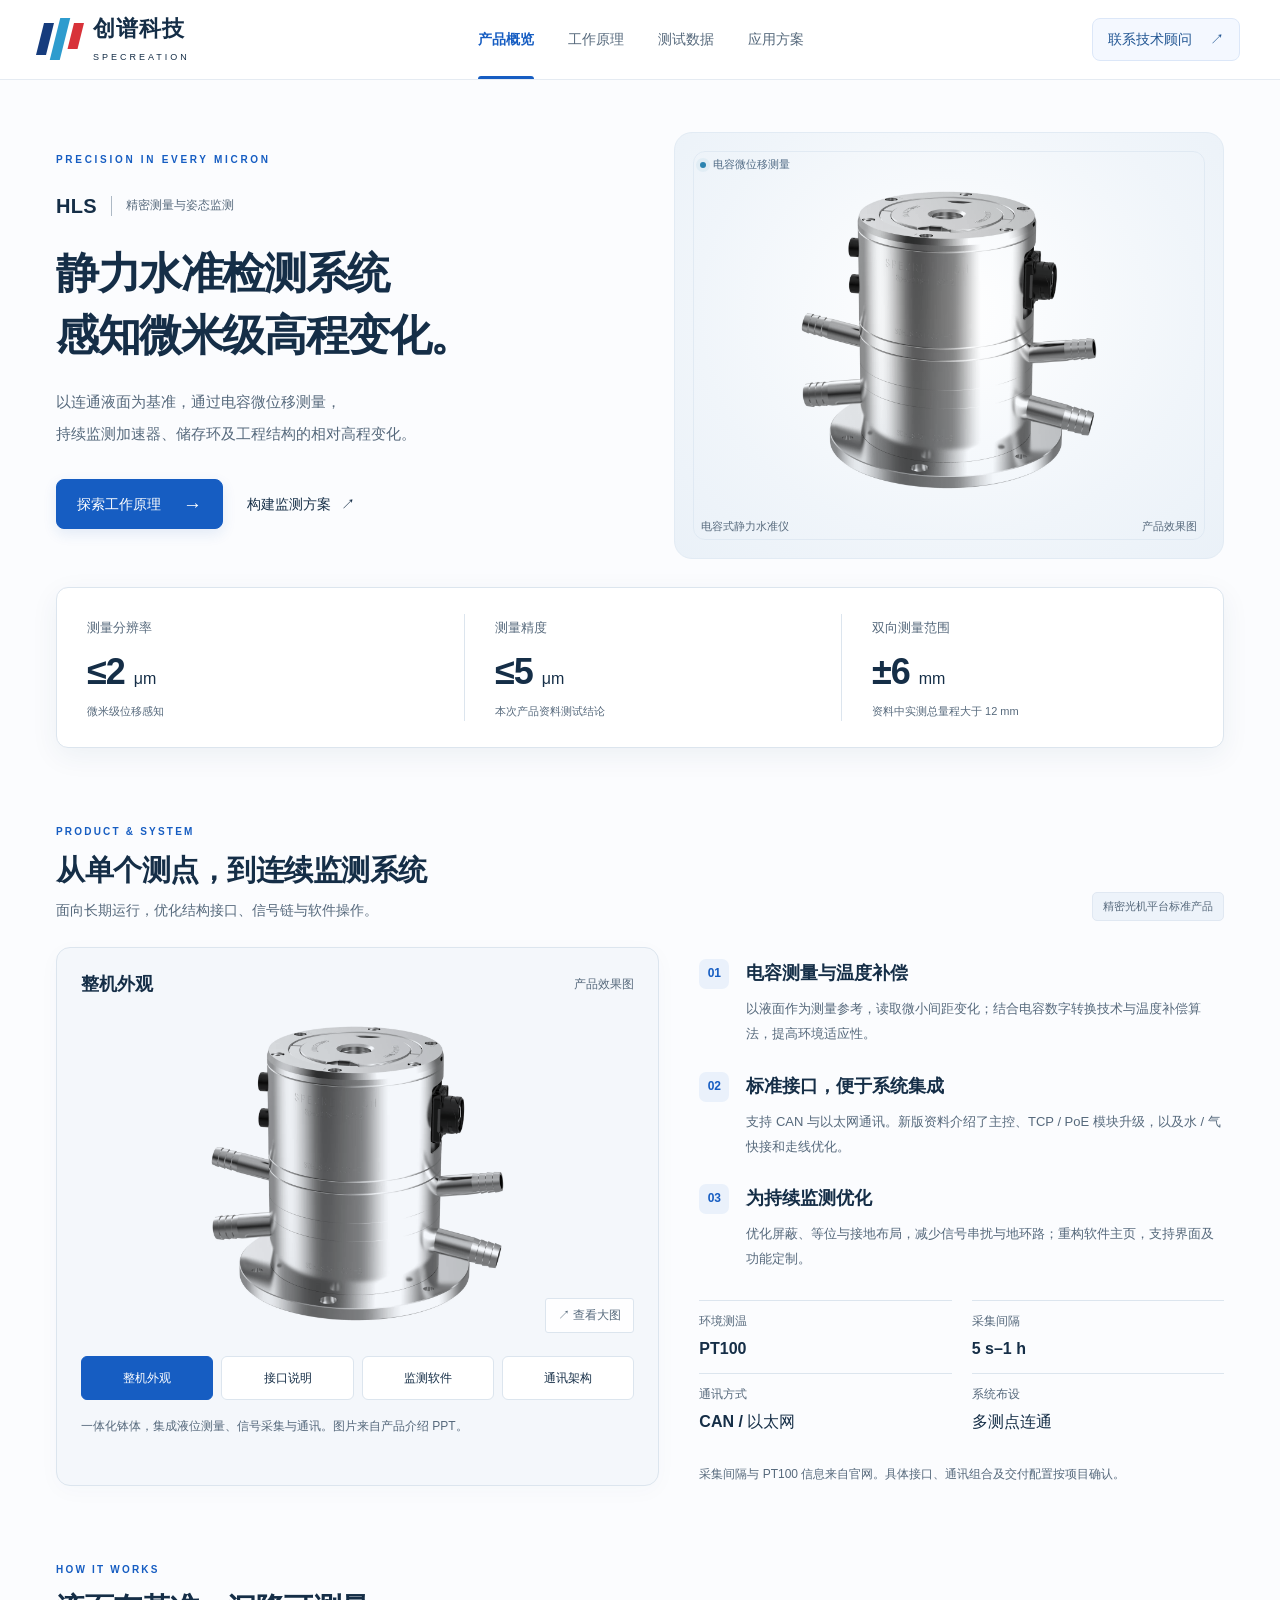
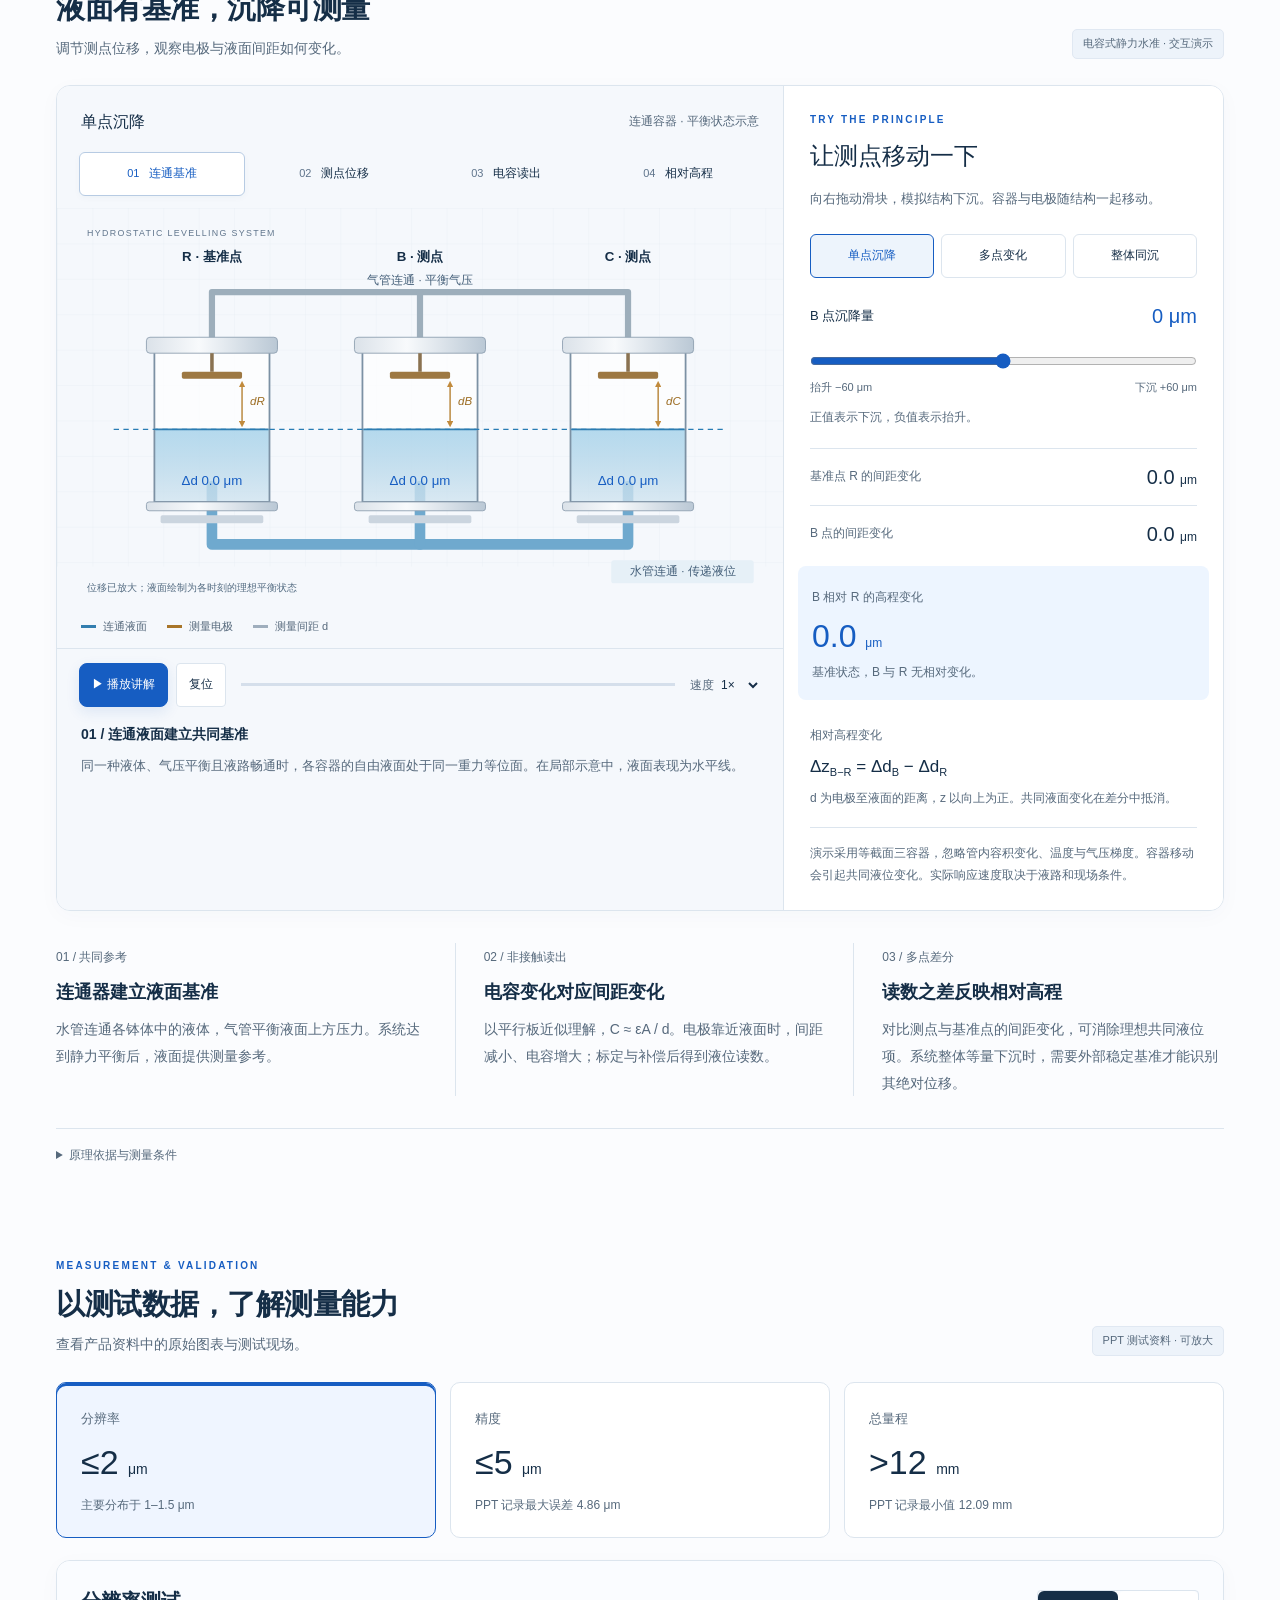
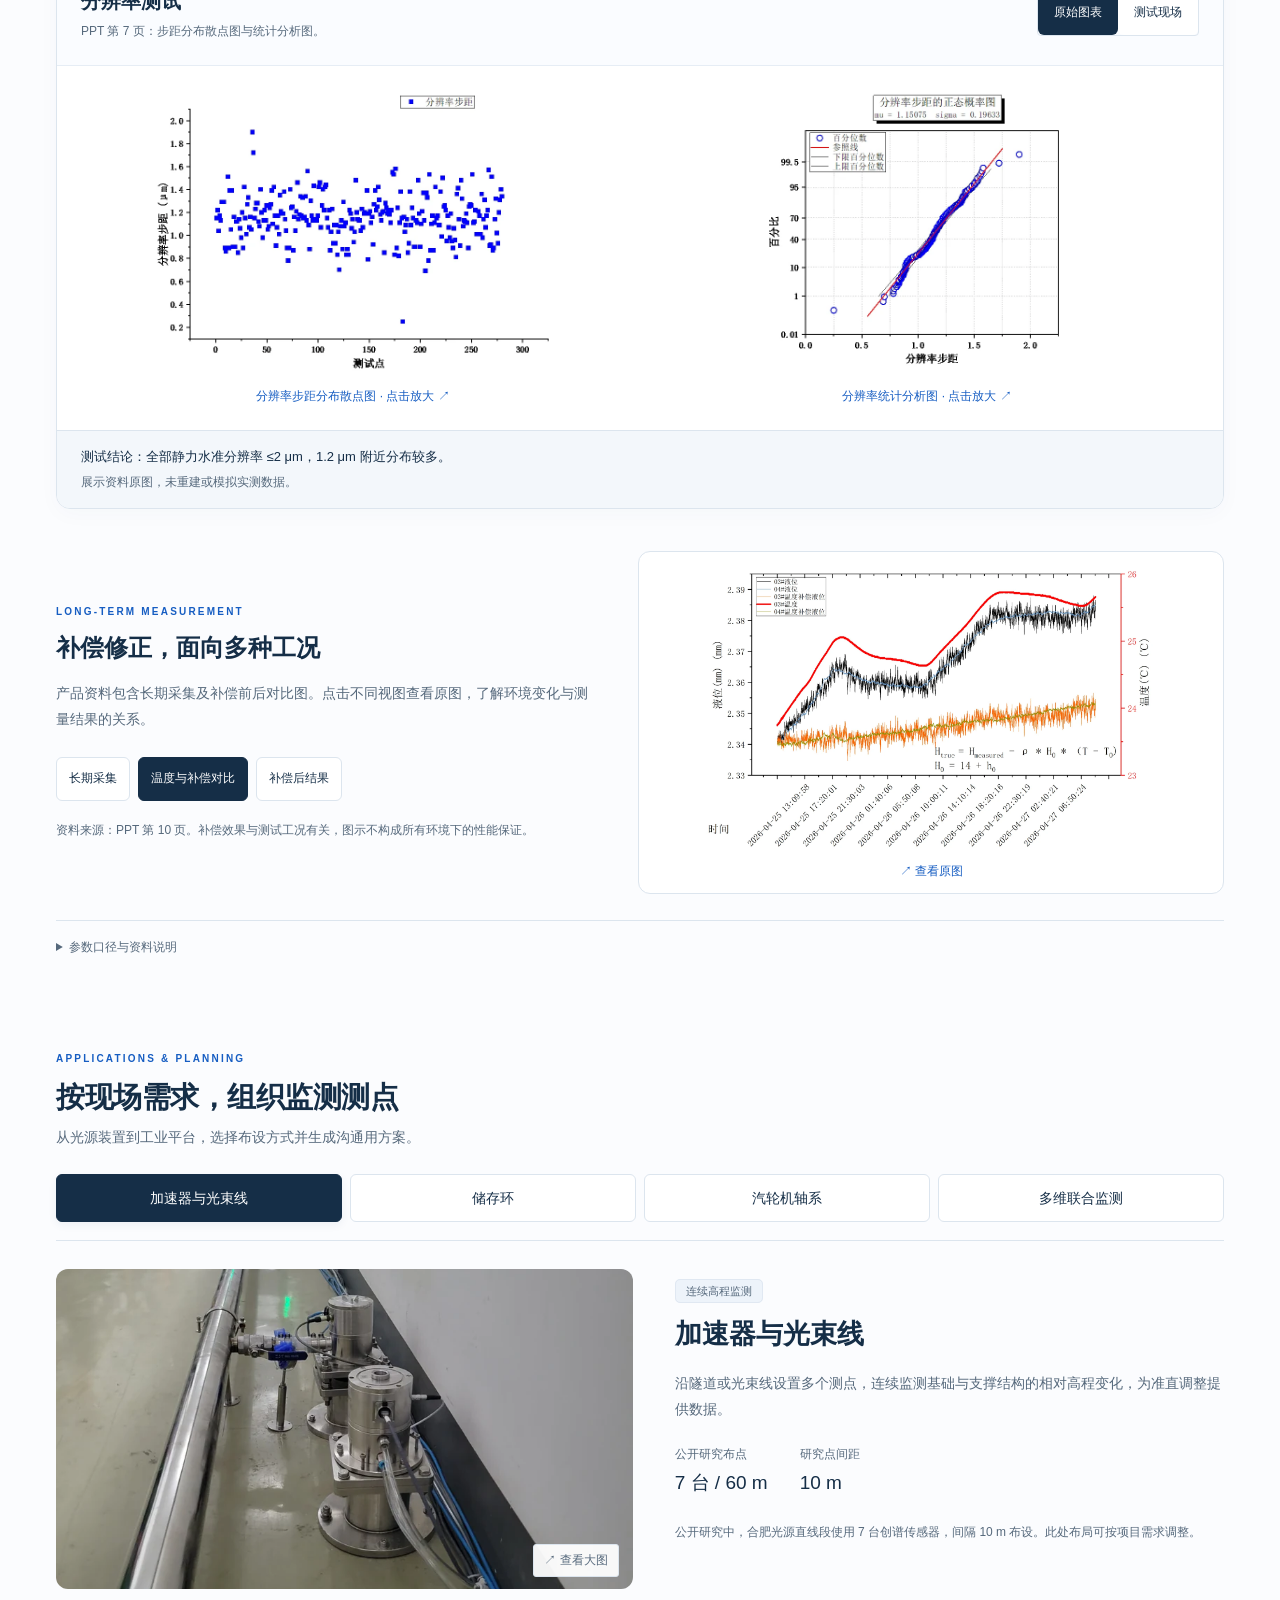
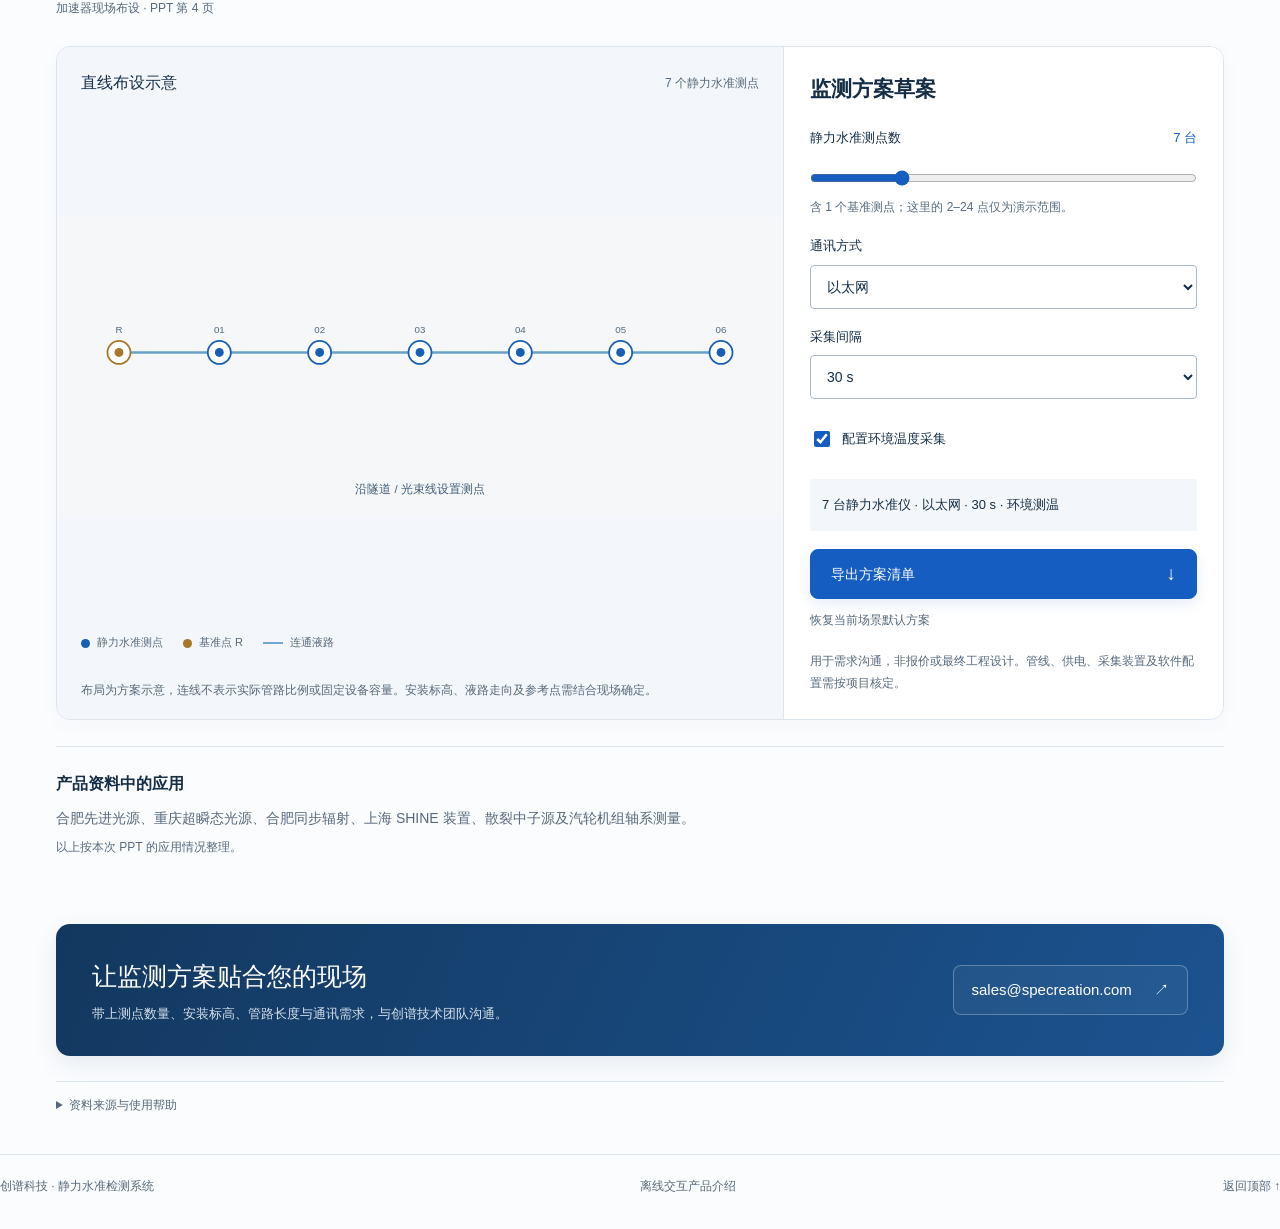
<file: chuangpu-hls-codex/index.html>
<!doctype html>
<html lang="zh-CN">
<head>
<meta charset="utf-8"><meta name="viewport" content="width=device-width,initial-scale=1">
<meta name="description" content="创谱科技静力水准检测系统：电容微位移测量、连通液面基准与多点高程监测。交互查看产品结构、工作原理、测试数据与应用方案。">
<title>静力水准检测系统 · 离线交互版 | 创谱科技</title>
<link rel="icon" href="data:image/svg+xml,%3Csvg xmlns='http://www.w3.org/2000/svg' viewBox='0 0 32 32'%3E%3Crect width='32' height='32' rx='7' fill='%23175eb5'/%3E%3Cpath d='M8 9h17l-3 5H13l-2 5h10l-2 5H4z' fill='white'/%3E%3C/svg%3E">
<link rel="stylesheet" href="assets/css/styles.css">
<link rel="stylesheet" href="assets/css/refinements.css">
</head>
<body>
<a class="skip" href="#principle">跳至原理演示</a>
<div class="reading-progress" aria-hidden="true"><span id="reading-progress"></span></div>
<header class="header">
 <a class="brand" href="#overview" aria-label="创谱科技，返回产品概览"><span class="brand-symbol" aria-hidden="true"><i></i><i></i><i></i></span><span><strong>创谱科技</strong><small>SPECREATION</small></span></a>
 <nav aria-label="主导航"><a href="#overview" aria-current="location">产品概览</a><a href="#principle">工作原理</a><a href="#test-data">测试数据</a><a href="#applications">应用方案</a></nav>
 <a class="contact" href="mailto:sales@specreation.com">联系技术顾问 <span aria-hidden="true">↗</span></a>
</header>
<main>
<section class="hero" id="overview" aria-labelledby="product-title">
 <div class="hero-copy"><p class="hero-kicker">PRECISION IN EVERY MICRON</p><p class="product-series">HLS <span>精密测量与姿态监测</span></p><h1 id="product-title">静力水准检测系统<br>感知微米级高程变化。</h1><p class="hero-description">以连通液面为基准，通过电容微位移测量，<br>持续监测加速器、储存环及工程结构的相对高程变化。</p><div class="hero-actions"><a class="primary-button" href="#principle">探索工作原理 <span aria-hidden="true">→</span></a><a class="secondary-link" href="#applications">构建监测方案 <span aria-hidden="true">↗</span></a></div></div>
 <figure class="hero-product"><div class="product-badge"><span aria-hidden="true"></span> 电容微位移测量</div><img src="assets/images/image-e4b576286094.webp" width="1099" height="1100" alt="创谱静力水准仪，银色圆柱钵体，侧面配有通讯、气管及水管接口" fetchpriority="high"><figcaption><span>电容式静力水准仪</span><span>产品效果图</span></figcaption></figure>
 <div class="hero-specs"><div><span>测量分辨率</span><strong>≤2 <small>μm</small></strong><p>微米级位移感知</p></div><div><span>测量精度</span><strong>≤5 <small>μm</small></strong><p>本次产品资料测试结论</p></div><div><span>双向测量范围</span><strong>±6 <small>mm</small></strong><p>资料中实测总量程大于 12 mm</p></div></div>
</section>

<section class="section product-section" id="product" aria-labelledby="product-heading">
 <div class="section-intro"><div><p class="eyebrow">PRODUCT & SYSTEM</p><h2 id="product-heading">从单个测点，到连续监测系统</h2><p>面向长期运行，优化结构接口、信号链与软件操作。</p></div><span class="quiet-label">精密光机平台标准产品</span></div>
 <div class="product-workspace">
  <div class="gallery"><div class="gallery-top"><h3 id="gallery-title">整机外观</h3><span id="gallery-type">产品效果图</span></div><button class="gallery-stage" id="gallery-enlarge" aria-label="放大查看整机外观"><img id="gallery-image" src="assets/images/image-e4b576286094.webp" width="1200" height="900" alt="静力水准仪整机外观"><span class="zoom-label">↗ 查看大图</span></button><div class="gallery-tabs" role="group" aria-label="产品资料视图"><button data-gallery="product" aria-pressed="true">整机外观</button><button data-gallery="interfaces" aria-pressed="false">接口说明</button><button data-gallery="software" aria-pressed="false">监测软件</button><button data-gallery="circuit" aria-pressed="false">通讯架构</button></div><p class="figure-note" id="gallery-note">一体化钵体，集成液位测量、信号采集与通讯。图片来自产品介绍 PPT。</p></div>
  <div class="product-info"><article><span class="number">01</span><div><h3>电容测量与温度补偿</h3><p>以液面作为测量参考，读取微小间距变化；结合电容数字转换技术与温度补偿算法，提高环境适应性。</p></div></article><article><span class="number">02</span><div><h3>标准接口，便于系统集成</h3><p>支持 CAN 与以太网通讯。新版资料介绍了主控、TCP / PoE 模块升级，以及水 / 气快接和走线优化。</p></div></article><article><span class="number">03</span><div><h3>为持续监测优化</h3><p>优化屏蔽、等位与接地布局，减少信号串扰与地环路；重构软件主页，支持界面及功能定制。</p></div></article><dl class="compact-specs"><div><dt>环境测温</dt><dd>PT100</dd></div><div><dt>采集间隔</dt><dd>5 s–1 h</dd></div><div><dt>通讯方式</dt><dd>CAN / 以太网</dd></div><div><dt>系统布设</dt><dd>多测点连通</dd></div></dl><p class="note">采集间隔与 PT100 信息来自官网。具体接口、通讯组合及交付配置按项目确认。</p></div>
 </div>
</section>

<section class="section principle" id="principle" aria-labelledby="principle-heading">
 <div class="section-intro"><div><p class="eyebrow">HOW IT WORKS</p><h2 id="principle-heading">液面有基准，沉降可测量</h2><p>调节测点位移，观察电极与液面间距如何变化。</p></div><span class="quiet-label">电容式静力水准 · 交互演示</span></div>
 <div class="principle-workspace">
  <div class="principle-visual">
   <div class="visual-heading"><strong id="scene-heading">单点沉降</strong><span>连通容器 · 平衡状态示意</span></div>
   <div class="stage-buttons" role="group" aria-label="原理讲解步骤"><button data-stage="0" aria-pressed="true"><b>01</b> 连通基准</button><button data-stage="1" aria-pressed="false"><b>02</b> 测点位移</button><button data-stage="2" aria-pressed="false"><b>03</b> 电容读出</button><button data-stage="3" aria-pressed="false"><b>04</b> 相对高程</button></div>
   <svg id="hls-scene" viewBox="0 0 820 450" role="img" aria-labelledby="scene-title scene-desc"><title id="scene-title">静力水准工作原理</title><desc id="scene-desc">三个水管及气管连通的容器。液面在平衡时保持水平，容器和上方电极随测点移动，通过间距读数之差得到测点相对基准点的高程变化。</desc><defs><linearGradient id="metal" x1="0" x2="1"><stop stop-color="#dbe2e9"/><stop offset=".4" stop-color="#f8fafc"/><stop offset="1" stop-color="#bac8d5"/></linearGradient><linearGradient id="water" x2="0" y2="1"><stop stop-color="#5cadd9" stop-opacity=".45"/><stop offset="1" stop-color="#4b96c4" stop-opacity=".2"/></linearGradient><pattern id="grid" width="40" height="40" patternUnits="userSpaceOnUse"><path d="M40 0H0V40" fill="none" stroke="#e4ebf2" stroke-width=".6"/></pattern><marker id="arrow" viewBox="0 0 10 10" refX="5" refY="5" markerWidth="5" markerHeight="5" orient="auto-start-reverse"><path d="M0 0 10 5 0 10z" fill="#c18a3c"/></marker><clipPath id="pot-clip-0"><rect id="clip-0" x="110" y="162" width="130" height="170" rx="3"/></clipPath><clipPath id="pot-clip-1"><rect id="clip-1" x="345" y="162" width="130" height="170" rx="3"/></clipPath><clipPath id="pot-clip-2"><rect id="clip-2" x="580" y="162" width="130" height="170" rx="3"/></clipPath></defs>
   <rect x="0" y="0" width="820" height="450" fill="#f5f8fc"/><rect width="820" height="405" fill="url(#grid)"/><text x="34" y="32" class="svg-eyebrow">HYDROSTATIC LEVELLING SYSTEM</text>
   <g id="air-network" fill="none" stroke="#9daebb" stroke-width="7" stroke-linecap="round" stroke-linejoin="round"><path id="air-pipe" d="M175 146V95H645V146"/><path id="air-branch" d="M410 95V146"/></g><text x="410" y="86" text-anchor="middle" class="svg-label">气管连通 · 平衡气压</text>
   <g fill="none" stroke="#6fa9ce" stroke-linecap="round" stroke-linejoin="round"><path id="water-pipe" d="M175 314V355H645V314" stroke-width="12"/><path id="water-branch" d="M410 314V355" stroke-width="12"/></g>
   <g id="pots"></g><line id="level-line" x1="64" x2="756" y1="250" y2="250" stroke="#287cb4" stroke-width="1.5" stroke-dasharray="6 5"/><rect x="626" y="398" width="161" height="26" rx="3" fill="#e6f0f7"/><text x="707" y="415" text-anchor="middle" class="svg-label">水管连通 · 传递液位</text>
   <text x="34" y="433" class="svg-small">位移已放大；液面绘制为各时刻的理想平衡状态</text>
   </svg>
   <div class="legend"><span><i class="legend-water"></i>连通液面</span><span><i class="legend-electrode"></i>测量电极</span><span><i class="legend-gap"></i>测量间距 d</span></div>
   <div class="playbar"><button id="play" class="small-primary"><span aria-hidden="true">▶</span> 播放讲解</button><button id="reset-demo" class="small-button">复位</button><div class="play-progress" aria-hidden="true"><span id="progress"></span></div><label for="speed">速度 <select id="speed"><option value="0.5">0.5×</option><option value="1" selected>1×</option><option value="2">2×</option></select></label></div>
   <div class="scene-caption" aria-live="polite"><strong id="stage-title">01 / 连通液面建立共同基准</strong><p id="stage-description">同一种液体、气压平衡且液路畅通时，各容器的自由液面处于同一重力等位面。在局部示意中，液面表现为水平线。</p></div>
  </div>
  <aside class="demo-controls"><p class="eyebrow">TRY THE PRINCIPLE</p><h3>让测点移动一下</h3><p class="control-intro">向右拖动滑块，模拟结构下沉。容器与电极随结构一起移动。</p><div class="mode-buttons" role="group" aria-label="位移工况"><button data-mode="single" aria-pressed="true">单点沉降</button><button data-mode="multiple" aria-pressed="false">多点变化</button><button data-mode="common" aria-pressed="false">整体同沉</button></div><div class="range-heading"><label for="settlement" id="settlement-label">B 点沉降量</label><output id="settlement-value" for="settlement">0 μm</output></div><input id="settlement" type="range" min="-60" max="60" step="1" value="0" aria-describedby="range-explanation"><div class="range-ends"><span>抬升 −60 μm</span><span>下沉 +60 μm</span></div><p id="range-explanation" class="note">正值表示下沉，负值表示抬升。</p><div class="readout"><div><span>基准点 R 的间距变化</span><strong id="r-reading">0.0 <small>μm</small></strong></div><div><span>B 点的间距变化</span><strong id="b-reading">0.0 <small>μm</small></strong></div><div class="result"><span>B 相对 R 的高程变化</span><strong id="height-reading">0.0 <small>μm</small></strong><p id="result-note">基准状态，B 与 R 无相对变化。</p></div></div><div class="formula"><span>相对高程变化</span><strong>Δz<sub>B−R</sub> = Δd<sub>B</sub> − Δd<sub>R</sub></strong><p>d 为电极至液面的距离，z 以向上为正。共同液面变化在差分中抵消。</p></div><p class="note">演示采用等截面三容器，忽略管内容积变化、温度与气压梯度。容器移动会引起共同液位变化。实际响应速度取决于液路和现场条件。</p></aside>
 </div>
 <div class="principle-explanations"><article><span>01 / 共同参考</span><h3>连通器建立液面基准</h3><p>水管连通各钵体中的液体，气管平衡液面上方压力。系统达到静力平衡后，液面提供测量参考。</p></article><article><span>02 / 非接触读出</span><h3>电容变化对应间距变化</h3><p>以平行板近似理解，C ≈ εA / d。电极靠近液面时，间距减小、电容增大；标定与补偿后得到液位读数。</p></article><article><span>03 / 多点差分</span><h3>读数之差反映相对高程</h3><p>对比测点与基准点的间距变化，可消除理想共同液位项。系统整体等量下沉时，需要外部稳定基准才能识别其绝对位移。</p></article></div>
 <details class="source-detail"><summary>原理依据与测量条件</summary><div><p>原理依据：创谱官网的电容微位移 / CDC 技术介绍、合肥光源公开研究中的水管与气管连通结构，以及 JACoW 会议论文的非接触电容间距测量模型。动画为原理解释，未复刻仪器内部结构和厂家专有算法。</p><p>精密监测需关注温度分布、气压差、管路气泡、液路通畅、蒸发与安装稳定性。现场应完成标定、初始液位设置、充分静置和基准点选择。</p><a href="https://www.hplpb.com.cn/cn/article/doi/10.11884/HPLPB202436.230323?viewType=HTML" target="_blank" rel="noopener">合肥光源电容式静力水准研究 ↗</a><a href="https://proceedings.jacow.org/e04/PAPERS/WEPLT113.PDF" target="_blank" rel="noopener">JACoW：非接触电容测量模型 ↗</a></div></details>
</section>

<section class="section test-data" id="test-data" aria-labelledby="test-heading">
 <div class="section-intro"><div><p class="eyebrow">MEASUREMENT & VALIDATION</p><h2 id="test-heading">以测试数据，了解测量能力</h2><p>查看产品资料中的原始图表与测试现场。</p></div><span class="quiet-label">PPT 测试资料 · 可放大</span></div>
 <div class="test-summary"><button data-test="resolution" aria-pressed="true"><span>分辨率</span><strong>≤2 <small>μm</small></strong><p>主要分布于 1–1.5 μm</p></button><button data-test="accuracy" aria-pressed="false"><span>精度</span><strong>≤5 <small>μm</small></strong><p>PPT 记录最大误差 4.86 μm</p></button><button data-test="range" aria-pressed="false"><span>总量程</span><strong>&gt;12 <small>mm</small></strong><p>PPT 记录最小值 12.09 mm</p></button></div>
 <div class="test-browser"><div class="test-browser-heading"><div><h3 id="test-title">分辨率测试</h3><p id="test-description">PPT 第 7 页：步距分布散点图与统计分析图。</p></div><div class="segmented" role="group" aria-label="测试资料显示"><button id="show-charts" aria-pressed="true">原始图表</button><button id="show-field" aria-pressed="false">测试现场</button></div></div><div id="test-charts" class="test-charts"></div><div id="test-field" hidden class="test-field"></div><div class="test-note"><span id="test-conclusion">测试结论：全部静力水准分辨率 ≤2 μm，1.2 μm 附近分布较多。</span><small>展示资料原图，未重建或模拟实测数据。</small></div></div>
 <div class="compensation-row"><div><p class="eyebrow">LONG-TERM MEASUREMENT</p><h3>补偿修正，面向多种工况</h3><p>产品资料包含长期采集及补偿前后对比图。点击不同视图查看原图，了解环境变化与测量结果的关系。</p><div class="compensation-tabs" role="group" aria-label="补偿资料视图"><button data-comp="longterm" aria-pressed="false">长期采集</button><button data-comp="compensation" aria-pressed="true">温度与补偿对比</button><button data-comp="compensated" aria-pressed="false">补偿后结果</button></div><p class="note">资料来源：PPT 第 10 页。补偿效果与测试工况有关，图示不构成所有环境下的性能保证。</p></div><button class="compensation-image" id="compensation-enlarge" aria-label="放大温度与补偿对比图"><img src="assets/images/image-0be870b0ac58.webp" id="compensation-image" alt="PPT中的温度变化与补偿前后测量结果对比图" loading="lazy" width="1600" height="1014"><span>↗ 查看原图</span></button></div>
 <details class="source-detail"><summary>参数口径与资料说明</summary><div><p>首页与测试结论采用本次 PPT（封面日期 2026.05.10）：分辨率 ≤2 μm、精度 ≤5 μm、实测总量程大于 12 mm。PPT 第 8 页正文存在 μm / mm 等单位笔误，本页按该页明确结论展示，未将笔误用于参数计算。</p><p>官网页面采用另一参数口径：测量范围 ±6 mm，精度 ≤0.2% F.S，重复性 0.1% F.S，采集间隔 5 s–1 h，环境测温 PT100。官网口径与本次 PPT 的批次、测试条件未注明一致，未合并换算。具体技术指标以双方确认的交付文件为准。</p><a href="https://www.specreation.com/product/385.html" target="_blank" rel="noopener">查看官网产品资料 ↗</a></div></details>
</section>

<section class="section applications" id="applications" aria-labelledby="application-heading"><div class="section-intro"><div><p class="eyebrow">APPLICATIONS & PLANNING</p><h2 id="application-heading">按现场需求，组织监测测点</h2><p>从光源装置到工业平台，选择布设方式并生成沟通用方案。</p></div></div>
 <div class="application-tabs" role="group" aria-label="选择应用场景"><button data-app="line" aria-pressed="true">加速器与光束线</button><button data-app="ring" aria-pressed="false">储存环</button><button data-app="turbine" aria-pressed="false">汽轮机轴系</button><button data-app="multi" aria-pressed="false">多维联合监测</button></div>
 <div class="application-detail"><div class="application-photo"><button id="application-enlarge" aria-label="放大应用现场图片"><img id="application-image" src="assets/images/image-2e4320052d1b.webp" alt="PPT中的加速器现场静力水准布设照片" width="1400" height="1000" loading="lazy"><span>↗ 查看大图</span></button><p id="application-photo-caption">加速器现场布设 · PPT 第 4 页</p></div><div class="application-copy"><span id="application-tag" class="quiet-label">连续高程监测</span><h3 id="application-title">加速器与光束线</h3><p id="application-description">沿隧道或光束线设置多个测点，连续监测基础与支撑结构的相对高程变化，为准直调整提供数据。</p><dl id="application-facts"></dl><p class="note" id="application-provenance"></p></div></div>
 <div class="planning-workspace"><div class="network-panel"><div class="visual-heading"><strong id="network-title">直线布设示意</strong><span id="network-count">7 个静力水准测点</span></div><svg id="network" viewBox="0 0 820 340" role="img" aria-label="直线布设网络，7个测点通过液路及通讯链路连接"></svg><div class="network-legend"><span><i class="network-dot"></i>静力水准测点</span><span><i class="network-reference"></i>基准点 R</span><span><i class="network-line"></i>连通液路</span></div><p class="figure-note">布局为方案示意，连线不表示实际管路比例或固定设备容量。安装标高、液路走向及参考点需结合现场确定。</p></div><aside class="plan-controls"><h3>监测方案草案</h3><div class="plan-field"><label for="point-count">静力水准测点数 <output id="point-count-output">7 台</output></label><input type="range" min="2" max="24" value="7" id="point-count"><p class="note" id="point-count-note">含 1 个基准测点；这里的 2–24 点仅为演示范围。</p></div><div class="plan-field"><label for="communication">通讯方式</label><select id="communication"><option>以太网</option><option>CAN 总线</option><option>与技术顾问确认</option></select></div><div class="plan-field"><label for="sample-interval">采集间隔</label><select id="sample-interval"><option value="5 s">5 s</option><option value="30 s" selected>30 s</option><option value="1 min">1 min</option><option value="5 min">5 min</option><option value="1 h">1 h</option></select></div><label class="checkbox"><input type="checkbox" id="temperature" checked> 配置环境温度采集</label><div class="plan-summary" id="plan-summary" aria-live="polite">7 台静力水准仪 · 以太网 · 30 s</div><button class="primary-button" id="export-plan">导出方案清单 <span aria-hidden="true">↓</span></button><button class="text-button" id="reset-plan">恢复当前场景默认方案</button><p class="note">用于需求沟通，非报价或最终工程设计。管线、供电、采集装置及软件配置需按项目核定。</p></aside></div>
 <div class="case-strip"><h3>产品资料中的应用</h3><p>合肥先进光源、重庆超瞬态光源、合肥同步辐射、上海 SHINE 装置、散裂中子源及汽轮机组轴系测量。</p><small>以上按本次 PPT 的应用情况整理。</small></div>
</section>

<section class="contact-banner" aria-labelledby="contact-heading"><div><h2 id="contact-heading">让监测方案贴合您的现场</h2><p>带上测点数量、安装标高、管路长度与通讯需求，与创谱技术团队沟通。</p></div><a href="mailto:sales@specreation.com">sales@specreation.com <span aria-hidden="true">↗</span></a></section>
<details class="references"><summary>资料来源与使用帮助</summary><div><p>本页可离线运行，图片、样式与交互脚本均内置。原理演示、图片放大、测试图切换及方案导出无需联网；官网链接和邮件联系需要外部应用或网络。</p><ol><li>《创谱科技静力水准产品介绍(1)(1)》，封面日期 2026.05.10。产品图片、升级内容、测试结论及应用图片均来自该文件。</li><li><a href="https://www.specreation.com/product/385.html" target="_blank" rel="noopener">创谱科技：静力水准检测系统</a>。用于核对电容微位移 / CDC、温度补偿、通讯和官网参数。</li><li><a href="https://www.hplpb.com.cn/cn/article/doi/10.11884/HPLPB202436.230323?viewType=HTML" target="_blank" rel="noopener">程竹兵等：基于静力水准系统的 ATL 模型研究，2024，DOI: 10.11884/HPLPB202436.230323</a>。用于核对创谱电容式传感器、气液连通结构及公开应用。</li><li><a href="https://proceedings.jacow.org/e04/PAPERS/WEPLT113.PDF" target="_blank" rel="noopener">S. Takeda：Development of New Hydrostatic Levelling Equipment for Large Next Generation Accelerator，EPAC 2004</a>。用于解释非接触电容与液面间距的关系。</li></ol><p>原理动画与方案布局为说明性示意。资料整理日期：2026.10.17。</p><button id="print-page" class="small-button">打印产品简介 / 另存为 PDF</button></div></details>
</main>
<footer><span>创谱科技 · 静力水准检测系统</span><span>离线交互产品介绍</span><a href="#overview">返回顶部 ↑</a></footer>
<dialog id="image-dialog" aria-labelledby="image-title"><div class="dialog-header"><h2 id="image-title">产品资料</h2><button id="close-image" aria-label="关闭大图">×</button></div><img id="large-image" alt=""><p id="image-caption"></p></dialog>
<a class="back-top" id="back-top" href="#overview" aria-label="返回顶部" hidden>↑</a>
<div id="toast" role="status" hidden></div>
<script src="assets/js/script-01.js"></script>
<script src="assets/js/script-02.js"></script>
<script src="assets/js/enhancements.js"></script>
</body></html>
</file>
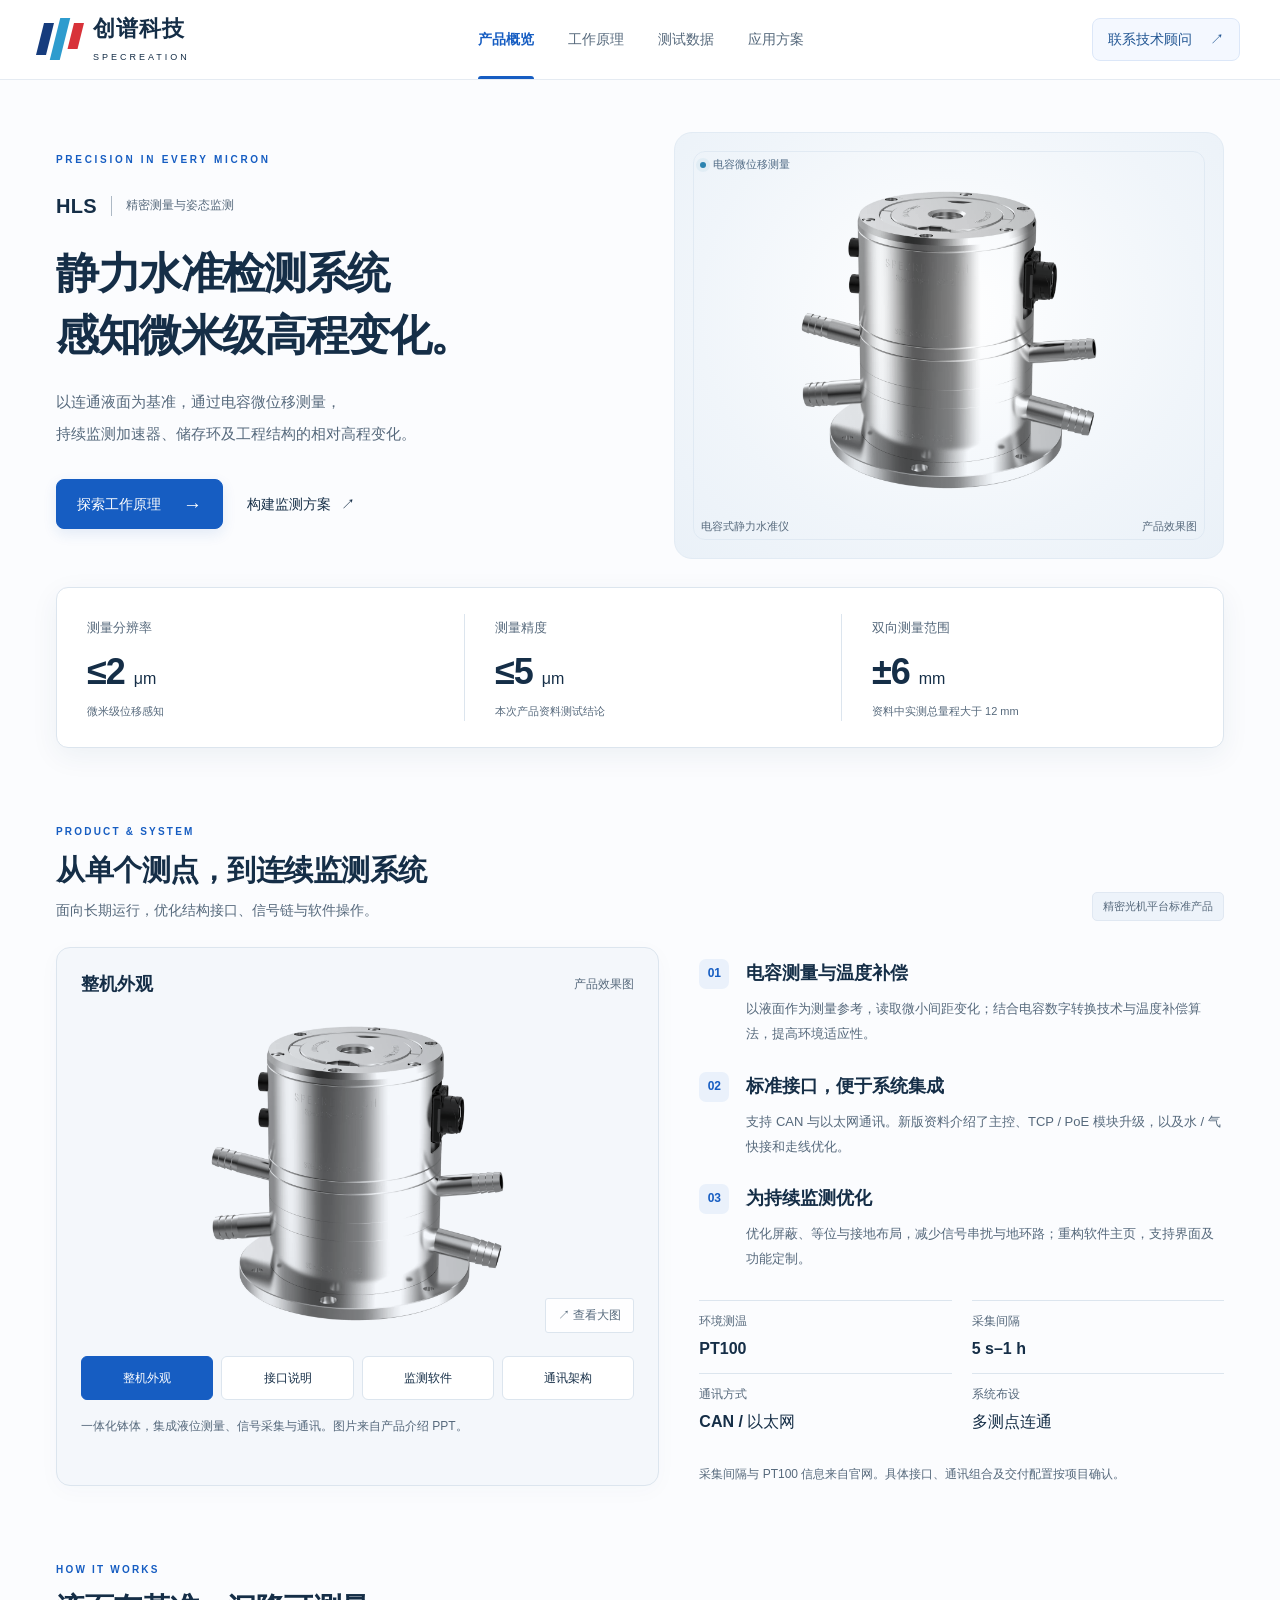
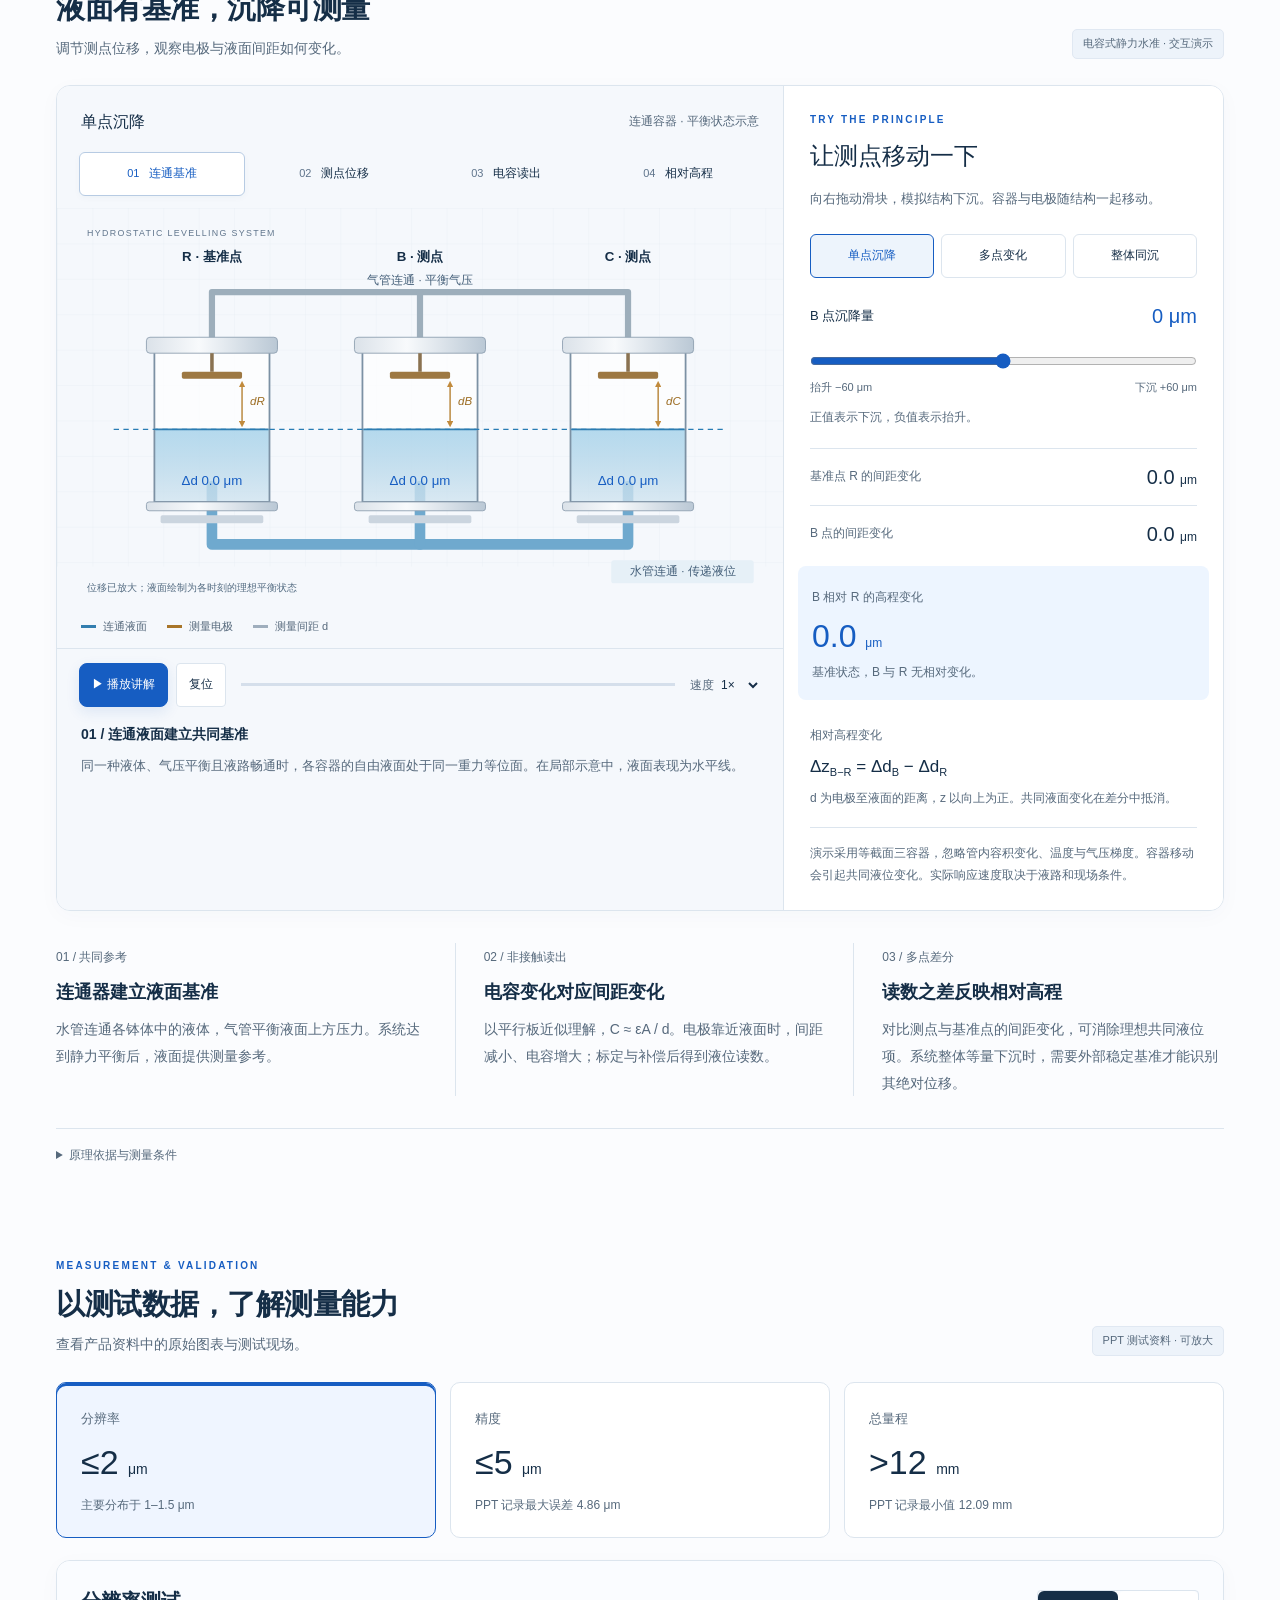
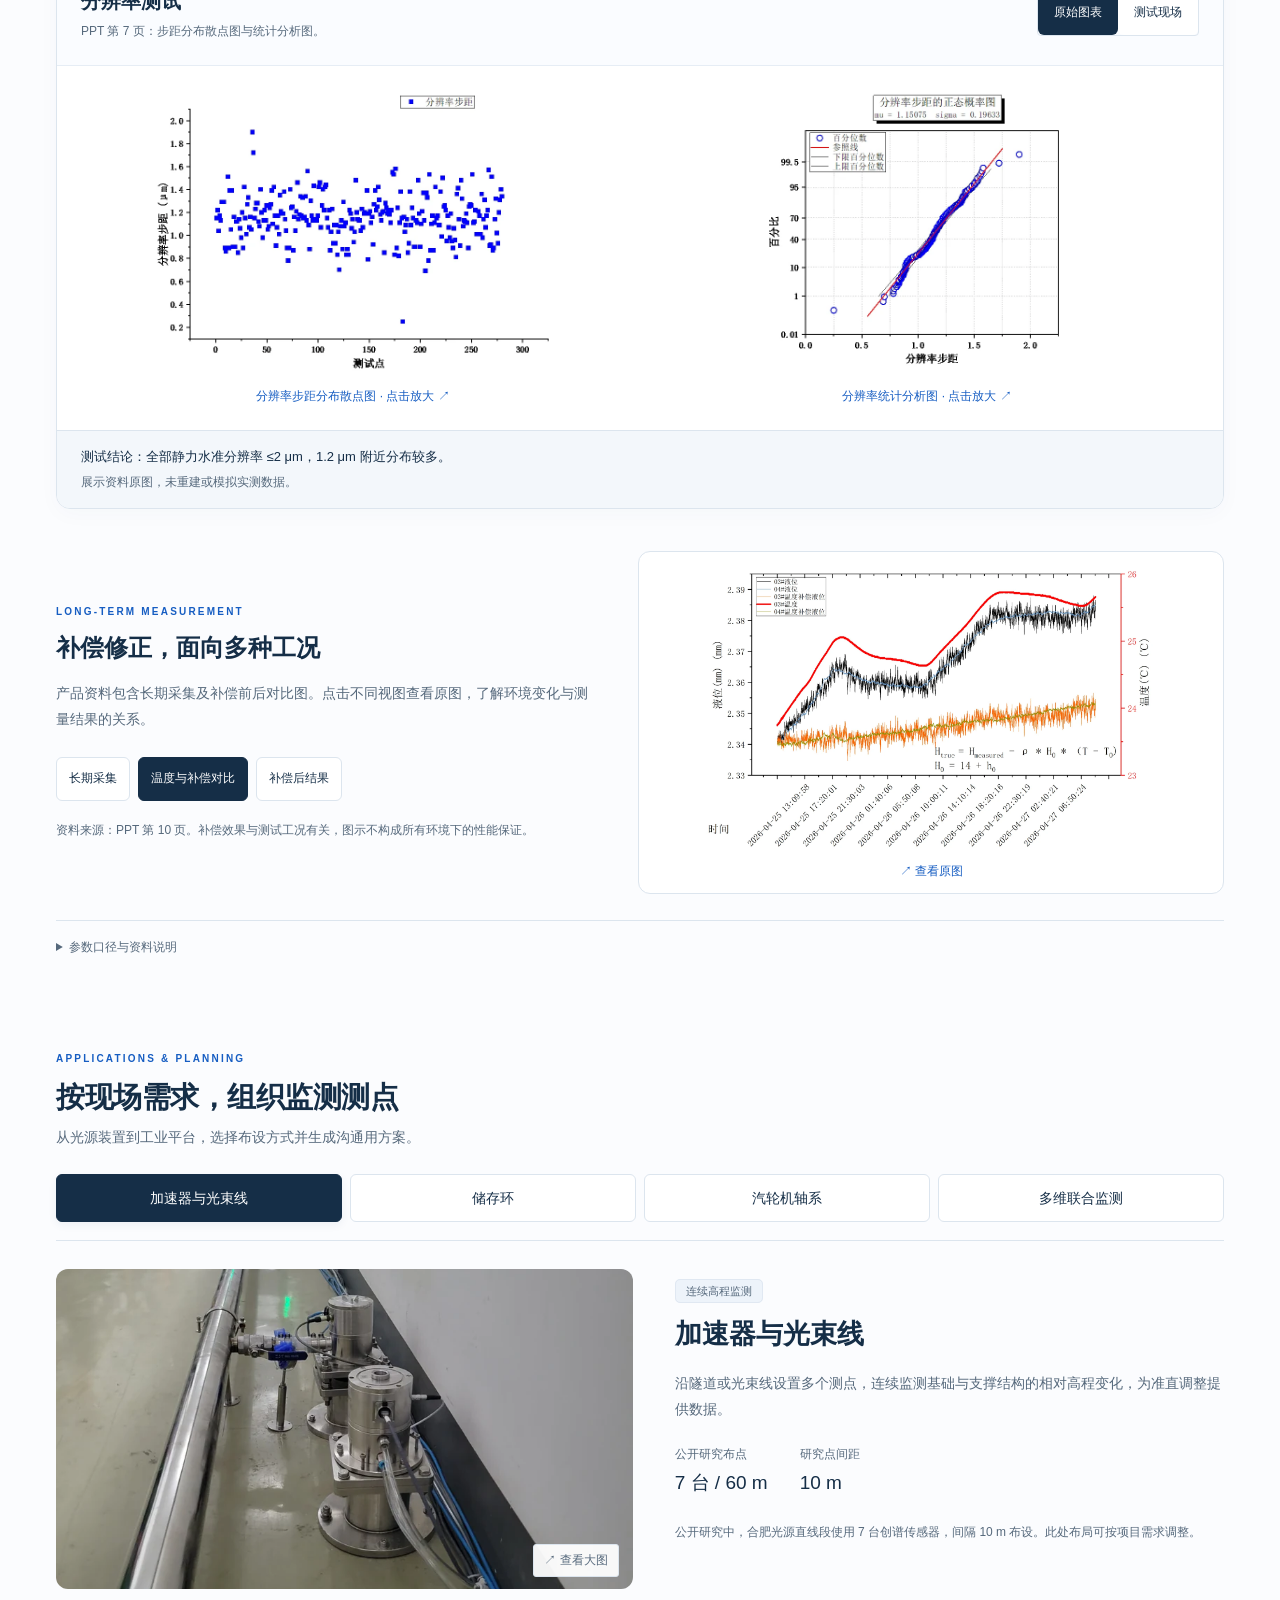
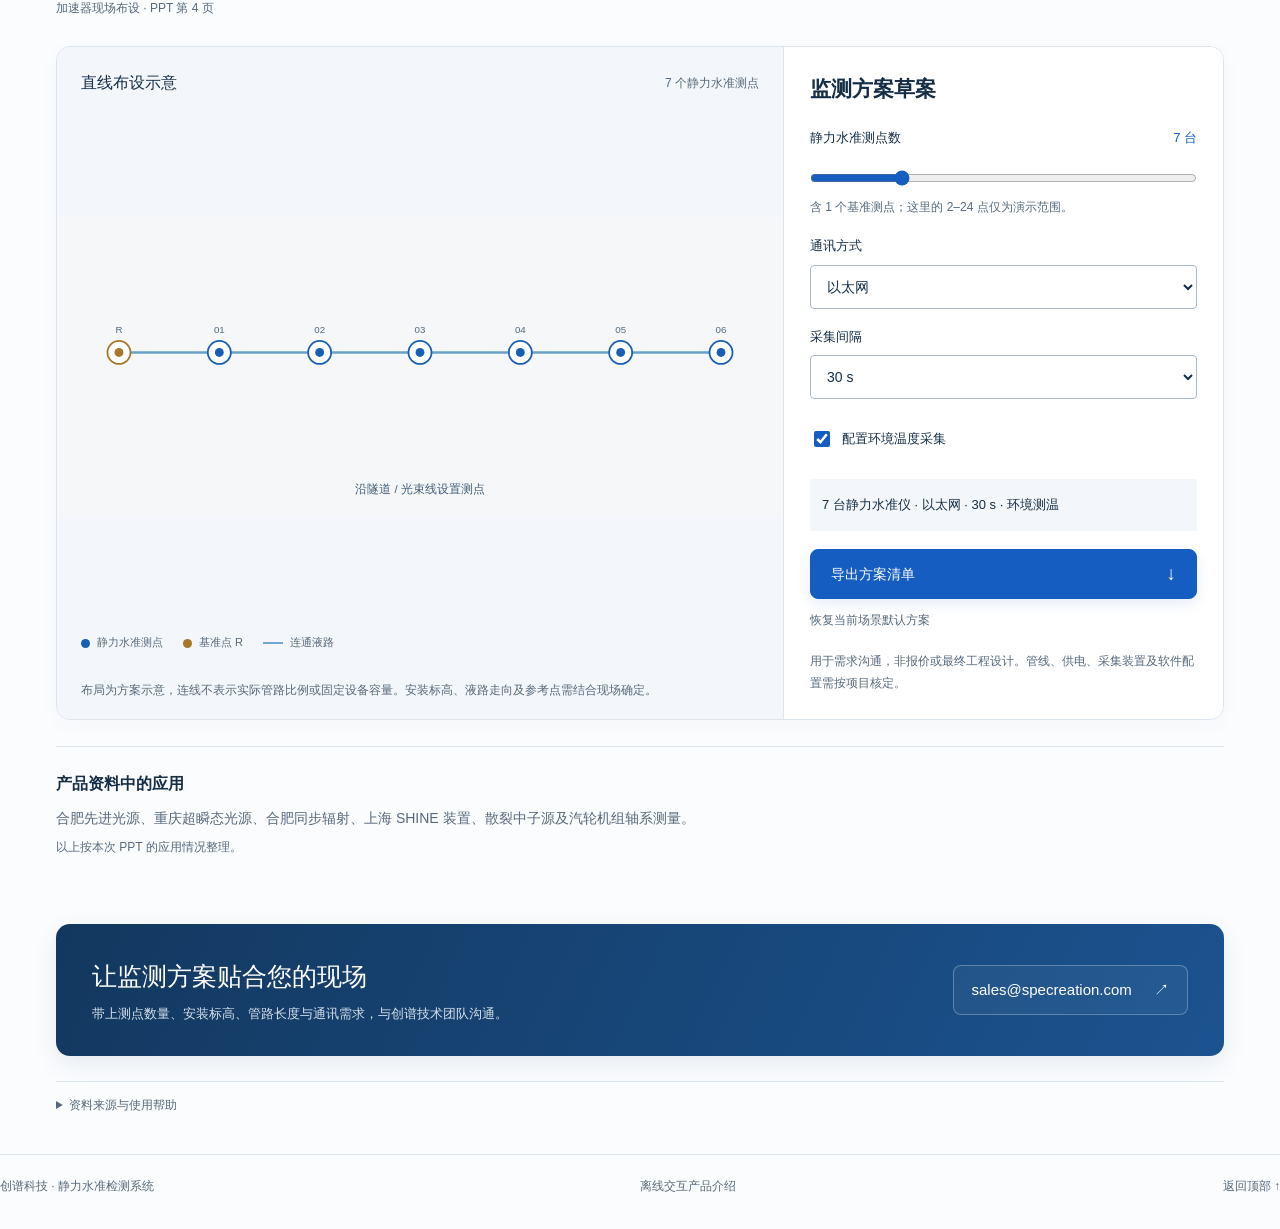
<file: 静力水准宣传网页/index.html>
<!doctype html>
<html lang="zh-CN">
<head>
<meta charset="utf-8"><meta name="viewport" content="width=device-width,initial-scale=1">
<meta name="description" content="创谱科技静力水准检测系统：电容微位移测量、连通液面基准与多点高程监测。交互查看产品结构、工作原理、测试数据与应用方案。">
<title>静力水准检测系统 · 离线交互版 | 创谱科技</title>
<link rel="icon" href="data:image/svg+xml,%3Csvg xmlns='http://www.w3.org/2000/svg' viewBox='0 0 32 32'%3E%3Crect width='32' height='32' rx='7' fill='%23175eb5'/%3E%3Cpath d='M8 9h17l-3 5H13l-2 5h10l-2 5H4z' fill='white'/%3E%3C/svg%3E">
<link rel="stylesheet" href="assets/css/styles-01.css">
<link rel="stylesheet" href="assets/css/styles-02.css">
</head>
<body>
<a class="skip" href="#principle">跳至原理演示</a>
<div class="reading-progress" aria-hidden="true"><span id="reading-progress"></span></div>
<header class="header">
 <a class="brand" href="#overview" aria-label="创谱科技，返回产品概览"><span class="brand-symbol" aria-hidden="true"><i></i><i></i><i></i></span><span><strong>创谱科技</strong><small>SPECREATION</small></span></a>
 <nav aria-label="主导航"><a href="#overview" aria-current="location">产品概览</a><a href="#principle">工作原理</a><a href="#test-data">测试数据</a><a href="#applications">应用方案</a></nav>
 <a class="contact" href="mailto:sales@specreation.com">联系技术顾问 <span aria-hidden="true">↗</span></a>
</header>
<main>
<section class="hero" id="overview" aria-labelledby="product-title">
 <div class="hero-copy"><p class="hero-kicker">PRECISION IN EVERY MICRON</p><p class="product-series">HLS <span>精密测量与姿态监测</span></p><h1 id="product-title">静力水准检测系统<br>感知微米级高程变化。</h1><p class="hero-description">以连通液面为基准，通过电容微位移测量，<br>持续监测加速器、储存环及工程结构的相对高程变化。</p><div class="hero-actions"><a class="primary-button" href="#principle">探索工作原理 <span aria-hidden="true">→</span></a><a class="secondary-link" href="#applications">构建监测方案 <span aria-hidden="true">↗</span></a></div></div>
 <figure class="hero-product"><div class="product-badge"><span aria-hidden="true"></span> 电容微位移测量</div><img src="assets/images/image-e4b576286094b431.webp" width="1099" height="1100" alt="创谱静力水准仪，银色圆柱钵体，侧面配有通讯、气管及水管接口" fetchpriority="high"><figcaption><span>电容式静力水准仪</span><span>产品效果图</span></figcaption></figure>
 <div class="hero-specs"><div><span>测量分辨率</span><strong>≤2 <small>μm</small></strong><p>微米级位移感知</p></div><div><span>测量精度</span><strong>≤5 <small>μm</small></strong><p>本次产品资料测试结论</p></div><div><span>双向测量范围</span><strong>±6 <small>mm</small></strong><p>资料中实测总量程大于 12 mm</p></div></div>
</section>

<section class="section product-section" id="product" aria-labelledby="product-heading">
 <div class="section-intro"><div><p class="eyebrow">PRODUCT & SYSTEM</p><h2 id="product-heading">从单个测点，到连续监测系统</h2><p>面向长期运行，优化结构接口、信号链与软件操作。</p></div><span class="quiet-label">精密光机平台标准产品</span></div>
 <div class="product-workspace">
  <div class="gallery"><div class="gallery-top"><h3 id="gallery-title">整机外观</h3><span id="gallery-type">产品效果图</span></div><button class="gallery-stage" id="gallery-enlarge" aria-label="放大查看整机外观"><img id="gallery-image" src="assets/images/image-e4b576286094b431.webp" width="1200" height="900" alt="静力水准仪整机外观"><span class="zoom-label">↗ 查看大图</span></button><div class="gallery-tabs" role="group" aria-label="产品资料视图"><button data-gallery="product" aria-pressed="true">整机外观</button><button data-gallery="interfaces" aria-pressed="false">接口说明</button><button data-gallery="software" aria-pressed="false">监测软件</button><button data-gallery="circuit" aria-pressed="false">通讯架构</button></div><p class="figure-note" id="gallery-note">一体化钵体，集成液位测量、信号采集与通讯。图片来自产品介绍 PPT。</p></div>
  <div class="product-info"><article><span class="number">01</span><div><h3>电容测量与温度补偿</h3><p>以液面作为测量参考，读取微小间距变化；结合电容数字转换技术与温度补偿算法，提高环境适应性。</p></div></article><article><span class="number">02</span><div><h3>标准接口，便于系统集成</h3><p>支持 CAN 与以太网通讯。新版资料介绍了主控、TCP / PoE 模块升级，以及水 / 气快接和走线优化。</p></div></article><article><span class="number">03</span><div><h3>为持续监测优化</h3><p>优化屏蔽、等位与接地布局，减少信号串扰与地环路；重构软件主页，支持界面及功能定制。</p></div></article><dl class="compact-specs"><div><dt>环境测温</dt><dd>PT100</dd></div><div><dt>采集间隔</dt><dd>5 s–1 h</dd></div><div><dt>通讯方式</dt><dd>CAN / 以太网</dd></div><div><dt>系统布设</dt><dd>多测点连通</dd></div></dl><p class="note">采集间隔与 PT100 信息来自官网。具体接口、通讯组合及交付配置按项目确认。</p></div>
 </div>
</section>

<section class="section principle" id="principle" aria-labelledby="principle-heading">
 <div class="section-intro"><div><p class="eyebrow">HOW IT WORKS</p><h2 id="principle-heading">液面有基准，沉降可测量</h2><p>调节测点位移，观察电极与液面间距如何变化。</p></div><span class="quiet-label">电容式静力水准 · 交互演示</span></div>
 <div class="principle-workspace">
  <div class="principle-visual">
   <div class="visual-heading"><strong id="scene-heading">单点沉降</strong><span>连通容器 · 平衡状态示意</span></div>
   <div class="stage-buttons" role="group" aria-label="原理讲解步骤"><button data-stage="0" aria-pressed="true"><b>01</b> 连通基准</button><button data-stage="1" aria-pressed="false"><b>02</b> 测点位移</button><button data-stage="2" aria-pressed="false"><b>03</b> 电容读出</button><button data-stage="3" aria-pressed="false"><b>04</b> 相对高程</button></div>
   <svg id="hls-scene" viewBox="0 0 820 450" role="img" aria-labelledby="scene-title scene-desc"><title id="scene-title">静力水准工作原理</title><desc id="scene-desc">三个水管及气管连通的容器。液面在平衡时保持水平，容器和上方电极随测点移动，通过间距读数之差得到测点相对基准点的高程变化。</desc><defs><linearGradient id="metal" x1="0" x2="1"><stop stop-color="#dbe2e9"/><stop offset=".4" stop-color="#f8fafc"/><stop offset="1" stop-color="#bac8d5"/></linearGradient><linearGradient id="water" x2="0" y2="1"><stop stop-color="#5cadd9" stop-opacity=".45"/><stop offset="1" stop-color="#4b96c4" stop-opacity=".2"/></linearGradient><pattern id="grid" width="40" height="40" patternUnits="userSpaceOnUse"><path d="M40 0H0V40" fill="none" stroke="#e4ebf2" stroke-width=".6"/></pattern><marker id="arrow" viewBox="0 0 10 10" refX="5" refY="5" markerWidth="5" markerHeight="5" orient="auto-start-reverse"><path d="M0 0 10 5 0 10z" fill="#c18a3c"/></marker><clipPath id="pot-clip-0"><rect id="clip-0" x="110" y="162" width="130" height="170" rx="3"/></clipPath><clipPath id="pot-clip-1"><rect id="clip-1" x="345" y="162" width="130" height="170" rx="3"/></clipPath><clipPath id="pot-clip-2"><rect id="clip-2" x="580" y="162" width="130" height="170" rx="3"/></clipPath></defs>
   <rect x="0" y="0" width="820" height="450" fill="#f5f8fc"/><rect width="820" height="405" fill="url(#grid)"/><text x="34" y="32" class="svg-eyebrow">HYDROSTATIC LEVELLING SYSTEM</text>
   <g id="air-network" fill="none" stroke="#9daebb" stroke-width="7" stroke-linecap="round" stroke-linejoin="round"><path id="air-pipe" d="M175 146V95H645V146"/><path id="air-branch" d="M410 95V146"/></g><text x="410" y="86" text-anchor="middle" class="svg-label">气管连通 · 平衡气压</text>
   <g fill="none" stroke="#6fa9ce" stroke-linecap="round" stroke-linejoin="round"><path id="water-pipe" d="M175 314V355H645V314" stroke-width="12"/><path id="water-branch" d="M410 314V355" stroke-width="12"/></g>
   <g id="pots"></g><line id="level-line" x1="64" x2="756" y1="250" y2="250" stroke="#287cb4" stroke-width="1.5" stroke-dasharray="6 5"/><rect x="626" y="398" width="161" height="26" rx="3" fill="#e6f0f7"/><text x="707" y="415" text-anchor="middle" class="svg-label">水管连通 · 传递液位</text>
   <text x="34" y="433" class="svg-small">位移已放大；液面绘制为各时刻的理想平衡状态</text>
   </svg>
   <div class="legend"><span><i class="legend-water"></i>连通液面</span><span><i class="legend-electrode"></i>测量电极</span><span><i class="legend-gap"></i>测量间距 d</span></div>
   <div class="playbar"><button id="play" class="small-primary"><span aria-hidden="true">▶</span> 播放讲解</button><button id="reset-demo" class="small-button">复位</button><div class="play-progress" aria-hidden="true"><span id="progress"></span></div><label for="speed">速度 <select id="speed"><option value="0.5">0.5×</option><option value="1" selected>1×</option><option value="2">2×</option></select></label></div>
   <div class="scene-caption" aria-live="polite"><strong id="stage-title">01 / 连通液面建立共同基准</strong><p id="stage-description">同一种液体、气压平衡且液路畅通时，各容器的自由液面处于同一重力等位面。在局部示意中，液面表现为水平线。</p></div>
  </div>
  <aside class="demo-controls"><p class="eyebrow">TRY THE PRINCIPLE</p><h3>让测点移动一下</h3><p class="control-intro">向右拖动滑块，模拟结构下沉。容器与电极随结构一起移动。</p><div class="mode-buttons" role="group" aria-label="位移工况"><button data-mode="single" aria-pressed="true">单点沉降</button><button data-mode="multiple" aria-pressed="false">多点变化</button><button data-mode="common" aria-pressed="false">整体同沉</button></div><div class="range-heading"><label for="settlement" id="settlement-label">B 点沉降量</label><output id="settlement-value" for="settlement">0 μm</output></div><input id="settlement" type="range" min="-60" max="60" step="1" value="0" aria-describedby="range-explanation"><div class="range-ends"><span>抬升 −60 μm</span><span>下沉 +60 μm</span></div><p id="range-explanation" class="note">正值表示下沉，负值表示抬升。</p><div class="readout"><div><span>基准点 R 的间距变化</span><strong id="r-reading">0.0 <small>μm</small></strong></div><div><span>B 点的间距变化</span><strong id="b-reading">0.0 <small>μm</small></strong></div><div class="result"><span>B 相对 R 的高程变化</span><strong id="height-reading">0.0 <small>μm</small></strong><p id="result-note">基准状态，B 与 R 无相对变化。</p></div></div><div class="formula"><span>相对高程变化</span><strong>Δz<sub>B−R</sub> = Δd<sub>B</sub> − Δd<sub>R</sub></strong><p>d 为电极至液面的距离，z 以向上为正。共同液面变化在差分中抵消。</p></div><p class="note">演示采用等截面三容器，忽略管内容积变化、温度与气压梯度。容器移动会引起共同液位变化。实际响应速度取决于液路和现场条件。</p></aside>
 </div>
 <div class="principle-explanations"><article><span>01 / 共同参考</span><h3>连通器建立液面基准</h3><p>水管连通各钵体中的液体，气管平衡液面上方压力。系统达到静力平衡后，液面提供测量参考。</p></article><article><span>02 / 非接触读出</span><h3>电容变化对应间距变化</h3><p>以平行板近似理解，C ≈ εA / d。电极靠近液面时，间距减小、电容增大；标定与补偿后得到液位读数。</p></article><article><span>03 / 多点差分</span><h3>读数之差反映相对高程</h3><p>对比测点与基准点的间距变化，可消除理想共同液位项。系统整体等量下沉时，需要外部稳定基准才能识别其绝对位移。</p></article></div>
 <details class="source-detail"><summary>原理依据与测量条件</summary><div><p>原理依据：创谱官网的电容微位移 / CDC 技术介绍、合肥光源公开研究中的水管与气管连通结构，以及 JACoW 会议论文的非接触电容间距测量模型。动画为原理解释，未复刻仪器内部结构和厂家专有算法。</p><p>精密监测需关注温度分布、气压差、管路气泡、液路通畅、蒸发与安装稳定性。现场应完成标定、初始液位设置、充分静置和基准点选择。</p><a href="https://www.hplpb.com.cn/cn/article/doi/10.11884/HPLPB202436.230323?viewType=HTML" target="_blank" rel="noopener">合肥光源电容式静力水准研究 ↗</a><a href="https://proceedings.jacow.org/e04/PAPERS/WEPLT113.PDF" target="_blank" rel="noopener">JACoW：非接触电容测量模型 ↗</a></div></details>
</section>

<section class="section test-data" id="test-data" aria-labelledby="test-heading">
 <div class="section-intro"><div><p class="eyebrow">MEASUREMENT & VALIDATION</p><h2 id="test-heading">以测试数据，了解测量能力</h2><p>查看产品资料中的原始图表与测试现场。</p></div><span class="quiet-label">PPT 测试资料 · 可放大</span></div>
 <div class="test-summary"><button data-test="resolution" aria-pressed="true"><span>分辨率</span><strong>≤2 <small>μm</small></strong><p>主要分布于 1–1.5 μm</p></button><button data-test="accuracy" aria-pressed="false"><span>精度</span><strong>≤5 <small>μm</small></strong><p>PPT 记录最大误差 4.86 μm</p></button><button data-test="range" aria-pressed="false"><span>总量程</span><strong>&gt;12 <small>mm</small></strong><p>PPT 记录最小值 12.09 mm</p></button></div>
 <div class="test-browser"><div class="test-browser-heading"><div><h3 id="test-title">分辨率测试</h3><p id="test-description">PPT 第 7 页：步距分布散点图与统计分析图。</p></div><div class="segmented" role="group" aria-label="测试资料显示"><button id="show-charts" aria-pressed="true">原始图表</button><button id="show-field" aria-pressed="false">测试现场</button></div></div><div id="test-charts" class="test-charts"></div><div id="test-field" hidden class="test-field"></div><div class="test-note"><span id="test-conclusion">测试结论：全部静力水准分辨率 ≤2 μm，1.2 μm 附近分布较多。</span><small>展示资料原图，未重建或模拟实测数据。</small></div></div>
 <div class="compensation-row"><div><p class="eyebrow">LONG-TERM MEASUREMENT</p><h3>补偿修正，面向多种工况</h3><p>产品资料包含长期采集及补偿前后对比图。点击不同视图查看原图，了解环境变化与测量结果的关系。</p><div class="compensation-tabs" role="group" aria-label="补偿资料视图"><button data-comp="longterm" aria-pressed="false">长期采集</button><button data-comp="compensation" aria-pressed="true">温度与补偿对比</button><button data-comp="compensated" aria-pressed="false">补偿后结果</button></div><p class="note">资料来源：PPT 第 10 页。补偿效果与测试工况有关，图示不构成所有环境下的性能保证。</p></div><button class="compensation-image" id="compensation-enlarge" aria-label="放大温度与补偿对比图"><img src="assets/images/image-0be870b0ac58391e.webp" id="compensation-image" alt="PPT中的温度变化与补偿前后测量结果对比图" loading="lazy" width="1600" height="1014"><span>↗ 查看原图</span></button></div>
 <details class="source-detail"><summary>参数口径与资料说明</summary><div><p>首页与测试结论采用本次 PPT（封面日期 2026.05.10）：分辨率 ≤2 μm、精度 ≤5 μm、实测总量程大于 12 mm。PPT 第 8 页正文存在 μm / mm 等单位笔误，本页按该页明确结论展示，未将笔误用于参数计算。</p><p>官网页面采用另一参数口径：测量范围 ±6 mm，精度 ≤0.2% F.S，重复性 0.1% F.S，采集间隔 5 s–1 h，环境测温 PT100。官网口径与本次 PPT 的批次、测试条件未注明一致，未合并换算。具体技术指标以双方确认的交付文件为准。</p><a href="https://www.specreation.com/product/385.html" target="_blank" rel="noopener">查看官网产品资料 ↗</a></div></details>
</section>

<section class="section applications" id="applications" aria-labelledby="application-heading"><div class="section-intro"><div><p class="eyebrow">APPLICATIONS & PLANNING</p><h2 id="application-heading">按现场需求，组织监测测点</h2><p>从光源装置到工业平台，选择布设方式并生成沟通用方案。</p></div></div>
 <div class="application-tabs" role="group" aria-label="选择应用场景"><button data-app="line" aria-pressed="true">加速器与光束线</button><button data-app="ring" aria-pressed="false">储存环</button><button data-app="turbine" aria-pressed="false">汽轮机轴系</button><button data-app="multi" aria-pressed="false">多维联合监测</button></div>
 <div class="application-detail"><div class="application-photo"><button id="application-enlarge" aria-label="放大应用现场图片"><img id="application-image" src="assets/images/image-2e4320052d1b5c93.webp" alt="PPT中的加速器现场静力水准布设照片" width="1400" height="1000" loading="lazy"><span>↗ 查看大图</span></button><p id="application-photo-caption">加速器现场布设 · PPT 第 4 页</p></div><div class="application-copy"><span id="application-tag" class="quiet-label">连续高程监测</span><h3 id="application-title">加速器与光束线</h3><p id="application-description">沿隧道或光束线设置多个测点，连续监测基础与支撑结构的相对高程变化，为准直调整提供数据。</p><dl id="application-facts"></dl><p class="note" id="application-provenance"></p></div></div>
 <div class="planning-workspace"><div class="network-panel"><div class="visual-heading"><strong id="network-title">直线布设示意</strong><span id="network-count">7 个静力水准测点</span></div><svg id="network" viewBox="0 0 820 340" role="img" aria-label="直线布设网络，7个测点通过液路及通讯链路连接"></svg><div class="network-legend"><span><i class="network-dot"></i>静力水准测点</span><span><i class="network-reference"></i>基准点 R</span><span><i class="network-line"></i>连通液路</span></div><p class="figure-note">布局为方案示意，连线不表示实际管路比例或固定设备容量。安装标高、液路走向及参考点需结合现场确定。</p></div><aside class="plan-controls"><h3>监测方案草案</h3><div class="plan-field"><label for="point-count">静力水准测点数 <output id="point-count-output">7 台</output></label><input type="range" min="2" max="24" value="7" id="point-count"><p class="note" id="point-count-note">含 1 个基准测点；这里的 2–24 点仅为演示范围。</p></div><div class="plan-field"><label for="communication">通讯方式</label><select id="communication"><option>以太网</option><option>CAN 总线</option><option>与技术顾问确认</option></select></div><div class="plan-field"><label for="sample-interval">采集间隔</label><select id="sample-interval"><option value="5 s">5 s</option><option value="30 s" selected>30 s</option><option value="1 min">1 min</option><option value="5 min">5 min</option><option value="1 h">1 h</option></select></div><label class="checkbox"><input type="checkbox" id="temperature" checked> 配置环境温度采集</label><div class="plan-summary" id="plan-summary" aria-live="polite">7 台静力水准仪 · 以太网 · 30 s</div><button class="primary-button" id="export-plan">导出方案清单 <span aria-hidden="true">↓</span></button><button class="text-button" id="reset-plan">恢复当前场景默认方案</button><p class="note">用于需求沟通，非报价或最终工程设计。管线、供电、采集装置及软件配置需按项目核定。</p></aside></div>
 <div class="case-strip"><h3>产品资料中的应用</h3><p>合肥先进光源、重庆超瞬态光源、合肥同步辐射、上海 SHINE 装置、散裂中子源及汽轮机组轴系测量。</p><small>以上按本次 PPT 的应用情况整理。</small></div>
</section>

<section class="contact-banner" aria-labelledby="contact-heading"><div><h2 id="contact-heading">让监测方案贴合您的现场</h2><p>带上测点数量、安装标高、管路长度与通讯需求，与创谱技术团队沟通。</p></div><a href="mailto:sales@specreation.com">sales@specreation.com <span aria-hidden="true">↗</span></a></section>
<details class="references"><summary>资料来源与使用帮助</summary><div><p>本页可离线运行，图片、样式与交互脚本均内置。原理演示、图片放大、测试图切换及方案导出无需联网；官网链接和邮件联系需要外部应用或网络。</p><ol><li>《创谱科技静力水准产品介绍(1)(1)》，封面日期 2026.05.10。产品图片、升级内容、测试结论及应用图片均来自该文件。</li><li><a href="https://www.specreation.com/product/385.html" target="_blank" rel="noopener">创谱科技：静力水准检测系统</a>。用于核对电容微位移 / CDC、温度补偿、通讯和官网参数。</li><li><a href="https://www.hplpb.com.cn/cn/article/doi/10.11884/HPLPB202436.230323?viewType=HTML" target="_blank" rel="noopener">程竹兵等：基于静力水准系统的 ATL 模型研究，2024，DOI: 10.11884/HPLPB202436.230323</a>。用于核对创谱电容式传感器、气液连通结构及公开应用。</li><li><a href="https://proceedings.jacow.org/e04/PAPERS/WEPLT113.PDF" target="_blank" rel="noopener">S. Takeda：Development of New Hydrostatic Levelling Equipment for Large Next Generation Accelerator，EPAC 2004</a>。用于解释非接触电容与液面间距的关系。</li></ol><p>原理动画与方案布局为说明性示意。资料整理日期：2026.10.17。</p><button id="print-page" class="small-button">打印产品简介 / 另存为 PDF</button></div></details>
</main>
<footer><span>创谱科技 · 静力水准检测系统</span><span>离线交互产品介绍</span><a href="#overview">返回顶部 ↑</a></footer>
<dialog id="image-dialog" aria-labelledby="image-title"><div class="dialog-header"><h2 id="image-title">产品资料</h2><button id="close-image" aria-label="关闭大图">×</button></div><img id="large-image" alt=""><p id="image-caption"></p></dialog>
<a class="back-top" id="back-top" href="#overview" aria-label="返回顶部" hidden>↑</a>
<div id="toast" role="status" hidden></div>
<script src="assets/js/script-01.js"></script>
<script src="assets/js/script-02.js"></script>
<script src="assets/js/script-03.js"></script>
</body></html>
</file>
<file: chuangpu-hls-codex/assets/css/styles.css>
:root{--ink:#132d46;--brand:#175eb5;--muted:#526477;--silver:#edf1f4;--line:#cfd9e2;--paper:#fff;--soft:#f5f7f9;--water:#337eaf;--warm:#a87529;font-family:'Segoe UI','Microsoft YaHei','PingFang SC',sans-serif;color:var(--ink);font-size:16px;line-height:1.6}
*{box-sizing:border-box}html{scroll-behavior:smooth;scroll-padding-top:108px}body{margin:0;background:white}h1,h2,h3,p,figure{margin:0}h1,h2,h3{font-weight:600}button,input,select{font:inherit}button,a,input,select{touch-action:manipulation}button{cursor:pointer;color:inherit}button:disabled{cursor:not-allowed;opacity:.5}a{color:inherit;text-decoration:none}button,a{transition:background-color .18s,color .18s,border-color .18s}button:focus-visible,a:focus-visible,input:focus-visible,select:focus-visible,summary:focus-visible{outline:3px solid var(--brand);outline-offset:4px}[hidden]{display:none!important}.skip:not(:focus){position:absolute;width:1px;height:1px;overflow:hidden;clip-path:inset(50%)}.skip:focus{position:fixed;top:8px;left:10px;z-index:100;background:white;padding:12px}img{max-width:100%}button:hover{border-color:var(--brand)}
.header{position:sticky;top:0;z-index:30;height:88px;padding:0 max(40px,calc((100vw - 1408px)/2));display:flex;align-items:center;justify-content:space-between;gap:24px;background:#fffffffa;border-bottom:1px solid var(--line)}.brand{display:flex;align-items:center;gap:13px;flex-shrink:0}.brand strong{display:block;font-size:24px;letter-spacing:1px;line-height:1.3}.brand small{display:block;font-size:9px;letter-spacing:3.4px;margin-top:7px}.brand-symbol{display:flex;gap:5px;transform:skew(-14deg);align-items:center;height:42px}.brand-symbol i{height:32px;width:10px;background:#163c7d}.brand-symbol i:nth-child(2){height:42px;background:#2e9cce}.brand-symbol i:nth-child(3){height:26px;background:#d83239;align-self:flex-start;margin-top:5px}.header nav{display:flex;gap:34px;height:100%;align-items:center}.header nav a{position:relative;display:flex;align-items:center;height:100%;font-size:14px;color:var(--muted);white-space:nowrap}.header nav a[aria-current]{color:var(--brand);font-weight:600}.header nav a[aria-current]:after{content:'';position:absolute;bottom:0;left:0;right:0;height:3px;background:var(--brand)}.contact{font-size:14px;border:1px solid var(--line);padding:9px 15px;border-radius:5px;white-space:nowrap}.contact span{margin-left:14px}.contact:hover{color:var(--brand);border-color:var(--brand)}main{max-width:1536px;margin:auto;padding:0 64px}
.hero{display:grid;grid-template-columns:1fr 1.25fr;gap:0 20px;align-items:center;padding-top:64px;border-bottom:1px solid var(--line)}.hero-copy{padding-bottom:42px}.product-series{display:flex;align-items:center;gap:14px;font-size:17px;font-weight:650;letter-spacing:.3px}.product-series span{font-size:13px;color:var(--muted);font-weight:400;border-left:1px solid #adb9c5;padding-left:14px;letter-spacing:0}h1{font-size:clamp(38px,3.65vw,58px);line-height:1.34;letter-spacing:-1.3px;margin:24px 0}.hero-description{font-size:15px;color:var(--muted);line-height:2}.hero-actions{display:flex;align-items:center;gap:28px;margin-top:30px}.primary-button{display:inline-flex;align-items:center;justify-content:space-between;gap:22px;min-height:48px;padding:12px 20px;border:1px solid var(--brand);border-radius:5px;color:white;background:var(--brand);font-size:14px;font-weight:500}.primary-button:hover,.small-primary:hover{background:#104b94;border-color:#104b94}.primary-button span{font-size:19px;line-height:1}.secondary-link{font-size:14px;display:inline-flex;align-items:center;gap:10px;min-height:44px}.secondary-link:hover{color:var(--brand)}.hero-product{background:var(--soft);align-self:stretch;display:flex;flex-direction:column;justify-content:center;border-radius:4px;overflow:hidden;min-width:0}.hero-product img{display:block;width:100%;height:414px;object-fit:contain;mix-blend-mode:multiply;padding:24px 20px 5px}.hero-product figcaption{padding:10px 26px 20px;display:flex;justify-content:space-between;gap:12px;font-size:12px;color:var(--muted)}.hero-specs{grid-column:1/-1;display:grid;grid-template-columns:repeat(3,1fr);padding:32px 0 34px;margin-top:30px;gap:32px;border-top:1px solid var(--line)}.hero-specs>div+div{border-left:1px solid var(--line);padding-left:28px}.hero-specs span{font-size:13px;color:var(--muted)}.hero-specs strong{display:block;font-size:29px;line-height:1.4;font-weight:550;letter-spacing:-.5px;margin-top:7px;font-variant-numeric:tabular-nums}.hero-specs strong small{font-size:15px;letter-spacing:0;font-weight:400}.hero-specs p{font-size:12px;margin-top:6px;color:var(--muted)}
.section{padding-top:64px;scroll-margin-top:16px}.section-intro{display:flex;justify-content:space-between;align-items:end;gap:24px;margin-bottom:28px}.eyebrow{font-size:11px;letter-spacing:1.8px;color:var(--brand);font-weight:500;margin-bottom:9px}.section-intro h2{font-size:30px;line-height:1.45;letter-spacing:-.5px}.section-intro p:not(.eyebrow){font-size:14px;color:var(--muted);margin-top:8px}.quiet-label{font-size:12px;color:var(--muted)}.note,.figure-note{font-size:12px;line-height:1.85;color:var(--muted)}.figure-note{padding:15px 24px 18px}.product-workspace{display:grid;grid-template-columns:minmax(0,1.15fr) minmax(0,1fr);gap:40px}.gallery{border:1px solid var(--line);border-radius:5px;background:var(--soft);overflow:hidden}.gallery-top{padding:22px 24px 0;display:flex;align-items:center;justify-content:space-between;gap:12px}.gallery-top h3{font-size:18px}.gallery-top span{font-size:12px;color:var(--muted)}.gallery-stage{display:block;border:0;background:transparent;width:100%;position:relative;padding:12px 24px;cursor:zoom-in}.gallery-stage img{display:block;width:100%;height:350px;object-fit:contain;mix-blend-mode:multiply}.zoom-label{position:absolute;bottom:15px;right:24px;background:#fffffff0;border:1px solid var(--line);border-radius:3px;padding:7px 12px;font-size:12px;color:var(--muted)}.gallery-tabs{display:flex;margin:8px 24px 0;gap:8px}.gallery-tabs button{flex:1;border:1px solid var(--line);background:white;border-radius:3px;min-height:44px;padding:7px;font-size:12px;white-space:nowrap}.gallery-tabs button[aria-pressed=true]{background:var(--ink);color:white;border-color:var(--ink)}.product-info{padding-top:4px}.product-info article{display:flex;gap:21px;margin-bottom:25px}.number{font-size:12px;color:var(--brand);padding-top:4px}.product-info h3{font-size:19px;margin-bottom:8px}.product-info article p{font-size:14px;color:var(--muted);line-height:1.9}.compact-specs{display:grid;grid-template-columns:1fr 1fr;gap:0 20px;margin:28px 0 18px}.compact-specs>div{padding:13px 0;border-top:1px solid var(--line)}.compact-specs dt{font-size:12px;color:var(--muted)}.compact-specs dd{margin:5px 0 0;font-size:16px}
.principle-workspace{display:grid;grid-template-columns:minmax(0,1.65fr) minmax(300px,1fr);border:1px solid var(--line);border-radius:5px;overflow:hidden;align-items:stretch}.principle-visual{min-width:0;background:#f5f8fc}.visual-heading{display:flex;align-items:center;justify-content:space-between;gap:15px;padding:23px 24px 17px}.visual-heading strong{font-size:16px;font-weight:550}.visual-heading>span{font-size:12px;color:var(--muted)}.stage-buttons{display:flex;gap:6px;padding:0 22px 12px}.stage-buttons button{flex:1;border:1px solid transparent;background:transparent;font-size:12px;padding:10px 5px;min-height:44px;border-radius:3px;white-space:nowrap}.stage-buttons button b{color:#60758c;font-size:11px;margin-right:6px;font-weight:500}.stage-buttons button[aria-pressed=true]{border-color:#b7cbe3;background:#e8f0fa;color:var(--brand)}.stage-buttons button[aria-pressed=true] b{color:var(--brand)}#hls-scene{width:100%;height:auto;display:block;font-family:'Segoe UI','Microsoft YaHei','PingFang SC',sans-serif}.svg-eyebrow{font-size:10px;letter-spacing:1.5px;fill:#60758c}.svg-label{font-size:13px;fill:#435e78}.svg-small{font-size:11px;fill:#536b81}.svg-pot-title{font-size:15px;font-weight:600;fill:var(--ink)}.svg-pot-note{font-size:11px;fill:#536b81}.svg-reading{font-size:15px;fill:var(--brand);font-variant-numeric:tabular-nums}.svg-gap{font-size:13px;font-style:italic;fill:#9b6b21}.legend,.network-legend{display:flex;flex-wrap:wrap;gap:20px;padding:12px 24px;font-size:11px;color:var(--muted)}.legend span,.network-legend span{display:flex;gap:7px;align-items:center}.legend i{width:15px;height:3px;display:inline-block}.legend-water{background:#337eaf}.legend-electrode{background:#a87529}.legend-gap{background:#9faebd}.playbar{display:flex;gap:8px;align-items:center;border-top:1px solid var(--line);padding:14px 22px}.small-button,.small-primary{border:1px solid var(--line);border-radius:4px;background:white;padding:8px 12px;min-height:44px;font-size:12px;white-space:nowrap}.small-primary{border-color:var(--brand);background:var(--brand);color:white}.playbar label{font-size:12px;color:var(--muted);white-space:nowrap}.playbar select{min-height:44px;padding:7px 0;border:0;background:transparent;color:var(--ink);font-size:12px}.play-progress{height:3px;flex:1;min-width:20px;background:#d5dfeb;margin:0 7px}.play-progress span{display:block;height:100%;width:0;background:var(--brand)}.scene-caption{padding:0 24px 24px;min-height:112px}.scene-caption strong{font-size:14px;font-weight:600}.scene-caption p{font-size:13px;line-height:1.85;color:var(--muted);margin-top:8px}.demo-controls{padding:26px 26px 24px;border-left:1px solid var(--line);min-width:0}.demo-controls h3{font-size:24px;font-weight:550;margin-bottom:12px}.control-intro{font-size:13px;line-height:1.9;color:var(--muted)}.mode-buttons{display:flex;gap:7px;margin:22px 0}.mode-buttons button{flex:1;min-height:44px;border:1px solid var(--line);border-radius:4px;background:white;font-size:12px;padding:8px 5px;white-space:nowrap}.mode-buttons button[aria-pressed=true]{border-color:var(--brand);background:#edf4fc;color:var(--brand)}.range-heading{display:flex;justify-content:space-between;gap:10px;align-items:center;font-size:13px}.range-heading output{font-size:20px;color:var(--brand);font-variant-numeric:tabular-nums}input[type=range]{display:block;width:100%;height:32px;margin:13px 0 2px;accent-color:var(--brand);cursor:pointer}.range-ends{display:flex;justify-content:space-between;font-size:11px;color:var(--muted);margin-bottom:9px}.readout{margin-top:20px}.readout>div{display:flex;align-items:center;justify-content:space-between;gap:10px;padding:12px 0;border-top:1px solid var(--line)}.readout span{font-size:12px;color:var(--muted)}.readout strong{font-size:20px;font-weight:500;white-space:nowrap;font-variant-numeric:tabular-nums}.readout strong small{font-size:12px;font-weight:400}.readout .result{display:block;background:#edf4fc;margin:4px -12px 0;padding:15px 12px;border:0;border-radius:4px}.result strong{display:block;font-size:32px;color:var(--brand);line-height:1.5;margin-top:4px}.result p{font-size:12px;color:var(--muted);margin-top:3px;min-height:20px}.formula{margin:21px 0 14px;padding-bottom:17px;border-bottom:1px solid var(--line)}.formula>span{font-size:12px;color:var(--muted)}.formula strong{font-size:17px;font-weight:500;display:block;margin:6px 0;white-space:nowrap}.formula p{font-size:12px;line-height:1.8;color:var(--muted)}.formula sub{font-size:11px}.principle-explanations{display:grid;grid-template-columns:repeat(3,1fr);gap:28px;padding:32px 0}.principle-explanations article+article{padding-left:28px;border-left:1px solid var(--line)}.principle-explanations span{font-size:12px;color:var(--muted)}.principle-explanations h3{font-size:19px;margin:9px 0 10px}.principle-explanations p{font-size:14px;color:var(--muted);line-height:1.9}.source-detail{border-top:1px solid var(--line);font-size:12px;color:var(--muted);padding:3px 0}.source-detail summary,.references summary{padding:14px 0;cursor:pointer;min-height:44px}.source-detail>div{padding:0 18px 18px;line-height:1.9;max-width:1100px}.source-detail p+p{margin-top:10px}.source-detail a{color:var(--brand);display:inline-flex;margin:12px 20px 0 0;min-height:36px;align-items:center}.source-detail a:hover,.references a:hover{text-decoration:underline}
.test-data{border-top:1px solid var(--line);margin-top:54px;padding-top:54px}.test-summary{display:grid;grid-template-columns:repeat(3,1fr);gap:12px;margin-bottom:22px}.test-summary button{text-align:left;background:white;border:1px solid var(--line);border-radius:4px;padding:20px 24px}.test-summary button[aria-pressed=true]{border-color:var(--brand);background:#edf4fc;box-shadow:inset 0 3px var(--brand)}.test-summary span{font-size:13px;color:var(--muted)}.test-summary strong{display:block;font-size:30px;font-weight:500;margin-top:5px;font-variant-numeric:tabular-nums}.test-summary small{font-size:14px;font-weight:400}.test-summary p{font-size:12px;color:var(--muted);margin-top:6px}.test-browser{border:1px solid var(--line);border-radius:5px;overflow:hidden}.test-browser-heading{padding:24px;display:flex;justify-content:space-between;align-items:center;gap:20px;background:var(--soft);border-bottom:1px solid var(--line)}.test-browser-heading h3{font-size:20px}.test-browser-heading p{font-size:12px;color:var(--muted);margin-top:5px}.segmented{display:flex;flex-shrink:0;border:1px solid var(--line);border-radius:4px;overflow:hidden}.segmented button{background:white;border:0;min-height:44px;padding:10px 16px;font-size:12px}.segmented button[aria-pressed=true]{background:var(--ink);color:white}.test-charts{display:grid;grid-template-columns:repeat(2,minmax(0,1fr));padding:24px;gap:30px;min-height:355px}.test-charts.single{grid-template-columns:1fr}.chart-button{border:0;background:white;padding:0;width:100%;display:block;cursor:zoom-in}.chart-button img{display:block;width:100%;height:285px;object-fit:contain}.chart-button span{display:block;font-size:12px;color:var(--brand);padding:12px 0 0}.test-field{padding:24px;display:grid;grid-template-columns:1fr 1fr;gap:24px}.test-field img{height:285px;width:100%;object-fit:cover}.test-field figure>p{font-size:12px;color:var(--muted);margin-top:12px}.test-note{border-top:1px solid var(--line);padding:16px 24px;background:var(--soft)}.test-note span{display:block;font-size:13px}.test-note small{display:block;font-size:12px;color:var(--muted);margin-top:5px}.compensation-row{display:grid;grid-template-columns:1fr 1.1fr;gap:50px;align-items:center;margin:42px 0 26px}.compensation-row h3{font-size:24px;margin-bottom:12px}.compensation-row>div>p:not(.eyebrow){font-size:14px;color:var(--muted);line-height:1.9}.compensation-row>div>p.note{font-size:12px}.compensation-tabs{display:flex;flex-wrap:wrap;gap:8px;margin:24px 0 18px}.compensation-tabs button{border:1px solid var(--line);background:white;border-radius:3px;font-size:12px;padding:9px 12px;min-height:44px}.compensation-tabs button[aria-pressed=true]{background:var(--ink);color:white;border-color:var(--ink)}.compensation-image{border:1px solid var(--line);background:white;padding:12px;cursor:zoom-in;border-radius:4px;width:100%}.compensation-image img{display:block;width:100%;height:290px;object-fit:contain}.compensation-image>span{font-size:12px;color:var(--brand);display:block;margin-top:8px}
.application-tabs{display:flex;gap:8px;border-bottom:1px solid var(--line);padding-bottom:18px}.application-tabs button{flex:1;background:white;border:1px solid var(--line);border-radius:4px;min-height:48px;padding:10px;font-size:14px}.application-tabs button[aria-pressed=true]{background:var(--ink);color:white;border-color:var(--ink)}.application-detail{display:grid;grid-template-columns:1.05fr 1fr;gap:42px;margin:28px 0}.application-photo{min-width:0}.application-photo button{padding:0;border:0;background:var(--soft);width:100%;display:block;position:relative;cursor:zoom-in}.application-photo img{height:320px;object-fit:cover;display:block;width:100%;border-radius:3px}.application-photo button>span{position:absolute;bottom:12px;right:14px;font-size:12px;color:var(--muted);padding:6px 10px;background:#fffffff0;border:1px solid var(--line);border-radius:3px}.application-photo>p{font-size:12px;color:var(--muted);margin-top:10px}.application-copy{padding:8px 0}.application-copy h3{font-size:25px;margin:10px 0 14px}.application-copy>p:not(.note){font-size:14px;color:var(--muted);line-height:1.9}.application-copy dl{display:flex;gap:32px;margin:22px 0}.application-copy dt{font-size:12px;color:var(--muted)}.application-copy dd{font-size:19px;font-weight:500;margin:4px 0 0}.planning-workspace{display:grid;grid-template-columns:minmax(0,1.65fr) minmax(300px,1fr);border:1px solid var(--line);border-radius:5px;overflow:hidden}.network-panel{background:var(--soft);min-width:0;display:flex;flex-direction:column}.network-panel svg{width:100%;height:auto;display:block;margin:auto 0}.network-legend i{display:inline-block}.network-dot{width:9px;height:9px;border-radius:50%;background:#175eb5}.network-reference{width:9px;height:9px;border-radius:50%;background:#a87529}.network-line{width:20px;height:2px;background:#6fa9ce}.plan-controls{padding:25px 26px;border-left:1px solid var(--line)}.plan-controls h3{font-size:21px;margin-bottom:22px}.plan-field{margin-bottom:18px}.plan-field>label{font-size:13px;display:flex;justify-content:space-between;gap:10px;margin-bottom:8px}.plan-field output{color:var(--brand)}.plan-field select{min-height:44px;width:100%;padding:9px 12px;border:1px solid #aab8c7;border-radius:4px;background:white;color:var(--ink);font-size:14px}.checkbox{display:flex;align-items:center;gap:9px;font-size:13px;cursor:pointer;min-height:44px}.checkbox input{accent-color:var(--brand);width:16px;height:16px}.plan-summary{background:var(--soft);padding:14px 12px;margin:18px 0;font-size:13px;line-height:1.8}.plan-controls .primary-button{width:100%}.text-button{border:0;background:none;color:var(--muted);font-size:12px;min-height:44px;padding:9px 0}.text-button:hover{color:var(--brand);text-decoration:underline}.plan-controls>.note{margin-top:7px}.case-strip{margin-top:26px;padding:24px 0;border-top:1px solid var(--line)}.case-strip h3{font-size:16px;margin-bottom:8px}.case-strip p{font-size:14px;color:var(--muted);line-height:1.9}.case-strip small{font-size:12px;color:var(--muted);margin-top:7px;display:block}.contact-banner{display:flex;justify-content:space-between;align-items:center;gap:24px;background:var(--ink);color:white;padding:32px 36px;margin:42px 0 25px;border-radius:4px}.contact-banner h2{font-size:25px;font-weight:500;margin-bottom:8px}.contact-banner p{font-size:13px;color:#d6e0ea}.contact-banner a{font-size:15px;white-space:nowrap}.contact-banner a>span{margin-left:18px}.contact-banner a:hover{text-decoration:underline}.references{font-size:12px;color:var(--muted);border-top:1px solid var(--line);margin-bottom:24px}.references>div{padding:0 18px 20px;line-height:1.9;max-width:1100px}.references li+li{margin-top:12px}.references a{color:var(--brand)}.references button{margin-top:14px}footer{display:flex;justify-content:space-between;gap:20px;max-width:1408px;padding:22px 0;margin:0 auto;border-top:1px solid var(--line);font-size:12px;color:var(--muted)}footer a{min-height:30px}dialog{width:min(1150px,94vw);max-width:94vw;max-height:94vh;padding:22px;border:1px solid var(--line);border-radius:7px;background:white;color:var(--ink)}dialog::backdrop{background:#102438b3}.dialog-header{display:flex;align-items:center;justify-content:space-between;gap:20px;border-bottom:1px solid var(--line);padding-bottom:15px}.dialog-header h2{font-size:18px}.dialog-header button{width:44px;height:44px;flex-shrink:0;border:1px solid var(--line);background:white;border-radius:4px;font-size:25px}#large-image{display:block;max-width:100%;width:auto;max-height:72vh;object-fit:contain;margin:18px auto}#image-caption{font-size:12px;line-height:1.9;color:var(--muted)}#toast{position:fixed;bottom:24px;left:50%;transform:translateX(-50%);z-index:80;background:var(--ink);color:white;padding:12px 20px;border-radius:4px;font-size:13px;max-width:90vw;text-align:center;box-shadow:0 4px 24px #132d4620}
@media(min-width:1650px){.hero-product img{height:460px}}@media(max-width:1200px){main{padding:0 36px}.header{padding:0 30px;gap:16px}.header nav{gap:24px}h1{font-size:43px}.hero{grid-template-columns:1fr 1.12fr;padding-top:46px}.hero-product img{height:390px}.hero-actions{gap:18px}.product-workspace{gap:28px}.principle-workspace,.planning-workspace{grid-template-columns:minmax(0,1.5fr) minmax(300px,1fr)}.demo-controls{padding:24px 20px}.stage-buttons{gap:1px;padding:0 12px 8px}.stage-buttons button{font-size:11px}.stage-buttons button b{margin-right:4px}.visual-heading{padding:20px 20px 16px}.visual-heading>span{font-size:11px}.principle-explanations{gap:20px}.principle-explanations article+article{padding-left:20px}.principle-explanations h3{font-size:17px}.gallery-tabs{gap:5px;margin:8px 16px 0}.compensation-row{gap:28px}.application-detail{gap:28px}.contact-banner{padding:28px}footer{margin:0 36px}}
@media(max-width:980px){.header nav{gap:18px}.header .contact{padding:7px 10px;font-size:12px}.header nav a{font-size:13px}.brand strong{font-size:20px}.brand small{font-size:8px}.hero{grid-template-columns:1fr 1fr;padding-top:40px}h1{font-size:36px}.hero-product img{height:340px}.hero-description{font-size:14px}.hero-description br{display:none}.hero-actions{gap:12px;flex-wrap:wrap}.hero-copy{padding-bottom:28px}.hero-specs{gap:18px}.product-workspace{gap:25px;grid-template-columns:1fr 1fr}.gallery-stage img{height:315px}.gallery-tabs{display:grid;grid-template-columns:1fr 1fr}.product-info article{gap:14px;margin-bottom:18px}.product-info h3{font-size:17px}.product-info article p{font-size:13px}.compact-specs{margin-top:20px}.principle-workspace,.planning-workspace{grid-template-columns:1fr}.demo-controls,.plan-controls{border-left:0;border-top:1px solid var(--line);padding:26px}.demo-controls{display:grid;grid-template-columns:1fr 1fr;gap:0 28px}.demo-controls>.eyebrow,.demo-controls>h3,.demo-controls>.control-intro,.demo-controls>.mode-buttons,.demo-controls>.range-heading,.demo-controls>input,.demo-controls>.range-ends,.demo-controls>#range-explanation{grid-column:1}.demo-controls>.readout{grid-column:2;grid-row:1/9;margin:0}.demo-controls>.formula{grid-column:1;margin:20px 0 0;border-bottom:0;padding:0}.demo-controls>.note:last-child{grid-column:2;grid-row:9;margin-top:20px}.plan-controls{display:grid;grid-template-columns:1fr 1fr;gap:0 24px}.plan-controls h3,.plan-controls>.primary-button,.plan-controls>.text-button,.plan-controls>.note{grid-column:1/-1}.plan-summary{margin-top:0;align-self:center}.checkbox{align-self:center}.principle-explanations{gap:18px}.test-charts{gap:15px}.chart-button img{height:230px}.application-detail{grid-template-columns:1fr 1fr;gap:25px}.application-copy dl{gap:20px}.contact-banner{flex-wrap:wrap}.network-panel svg{max-height:390px}.hero-specs p{font-size:11px}.section-intro .quiet-label{display:none}}
@media(max-width:620px){html{scroll-padding-top:124px}.header{height:auto;min-height:108px;padding:14px 20px 0;display:grid;grid-template-columns:1fr auto;gap:12px 10px}.brand{gap:8px}.brand strong{font-size:20px}.brand small{font-size:7px;letter-spacing:2.7px;margin-top:5px}.brand-symbol{transform:scale(.8) skew(-14deg);width:35px;margin-left:-4px;margin-right:2px}.header .contact{font-size:11px;padding:7px 9px;min-height:36px}.contact span{margin-left:5px}.header nav{grid-column:1/-1;height:42px;justify-content:space-between;gap:14px}.header nav a{font-size:12px;padding-bottom:2px}main{padding:0 20px}.hero{grid-template-columns:1fr;padding:34px 0 0;gap:0}.product-series{font-size:16px}.product-series span{font-size:12px}h1{font-size:36px;letter-spacing:-1px;margin:20px 0 18px;line-height:1.35}.hero-description{font-size:14px;line-height:1.9}.hero-copy{padding-bottom:27px}.hero-actions{gap:22px;margin-top:24px}.primary-button{font-size:13px;min-height:48px;padding:12px 15px;gap:18px}.secondary-link{font-size:12px}.hero-product{margin:0 -20px;border-radius:0}.hero-product img{height:305px;padding:18px 20px 0}.hero-product figcaption{padding:10px 24px 18px;font-size:11px}.hero-specs{padding:23px 0 26px;gap:14px;margin:0;border-top:0}.hero-specs>div+div{padding-left:12px}.hero-specs span{font-size:11px}.hero-specs strong{font-size:24px;margin-top:8px}.hero-specs strong small{font-size:12px}.hero-specs p{font-size:10px;line-height:1.7}.section{padding-top:38px;scroll-margin-top:12px}.section-intro{display:block;margin-bottom:22px}.eyebrow{font-size:10px;letter-spacing:1.4px}.section-intro h2{font-size:25px;letter-spacing:-.4px}.section-intro p:not(.eyebrow){font-size:13px}.product-workspace{grid-template-columns:1fr;gap:25px}.gallery-top{padding:18px 16px 0}.gallery-top h3{font-size:17px}.gallery-stage{padding:10px 15px}.gallery-stage img{height:290px}.gallery-tabs{display:flex;margin:8px 12px 0;gap:5px}.gallery-tabs button{font-size:11px;padding:6px 4px}.figure-note{padding:14px 16px;font-size:11px}.zoom-label{font-size:11px;padding:6px 9px;right:16px}.product-info article{gap:15px;margin-bottom:22px}.product-info h3{font-size:18px}.product-info article p{font-size:14px}.compact-specs dd{font-size:15px}.compact-specs{gap:0 20px}.principle-workspace{margin:0 -6px}.visual-heading{padding:19px 15px 15px;gap:8px}.visual-heading strong{font-size:14px}.visual-heading>span{font-size:10px}.stage-buttons{padding:0 8px 9px;gap:1px}.stage-buttons button{padding:8px 3px;font-size:10px}.stage-buttons button b{display:block;font-size:10px;line-height:1.3;margin:0 0 3px}.legend{padding:8px 16px 14px;font-size:10px;gap:14px}.playbar{padding:12px 13px;gap:6px}.small-button,.small-primary{font-size:11px;padding:7px 9px}.playbar label{font-size:10px}.playbar select{font-size:11px}.play-progress{margin:0 2px;min-width:10px}.scene-caption{padding:0 16px 20px;min-height:142px}.scene-caption strong{font-size:13px}.scene-caption p{font-size:12px}.demo-controls{padding:24px 20px;display:block}.demo-controls h3{font-size:23px}.mode-buttons{margin:20px 0}.mode-buttons button{font-size:12px}.demo-controls>.readout{margin-top:20px}.readout>div{padding:13px 0}.readout strong{font-size:22px}.result strong{font-size:33px}.demo-controls>.formula{margin:22px 0 15px;padding-bottom:17px;border-bottom:1px solid var(--line)}.demo-controls>.note:last-child{margin-top:15px}.principle-explanations{grid-template-columns:1fr;gap:0;padding:5px 0 22px}.principle-explanations article{padding:24px 0 0}.principle-explanations article+article{margin-top:24px;border-left:0;border-top:1px solid var(--line);padding:24px 0 0}.principle-explanations h3{font-size:18px}.principle-explanations p{font-size:14px}.source-detail>div{padding:0 10px 16px}.source-detail summary{font-size:12px}.test-data{margin-top:34px;padding-top:34px}.test-summary{gap:6px;margin-bottom:16px}.test-summary button{padding:15px 10px}.test-summary span{font-size:11px}.test-summary strong{font-size:24px}.test-summary small{font-size:11px}.test-summary p{font-size:10px;line-height:1.8}.test-browser-heading{padding:18px 16px;display:block}.test-browser-heading h3{font-size:18px}.segmented{display:inline-flex;margin-top:15px}.segmented button{font-size:12px}.test-charts{padding:18px 12px;grid-template-columns:1fr;gap:22px}.chart-button img{height:auto;max-height:310px}.chart-button span{font-size:11px}.test-field{grid-template-columns:1fr;padding:18px 14px}.test-field img{height:230px}.test-note{padding:14px 16px}.test-note span{font-size:12px}.test-note small{font-size:11px}.compensation-row{grid-template-columns:1fr;gap:22px;margin:30px 0 24px}.compensation-row h3{font-size:23px}.compensation-tabs{margin-top:20px;gap:6px}.compensation-tabs button{font-size:11px;padding:8px 10px}.compensation-image img{height:auto;max-height:310px}.application-tabs{display:grid;grid-template-columns:1fr 1fr;gap:7px;padding-bottom:18px}.application-tabs button{font-size:12px;min-height:44px}.application-detail{grid-template-columns:1fr;gap:17px;margin:22px 0}.application-photo img{height:255px}.application-copy h3{font-size:24px}.application-copy dl{gap:35px}.application-copy dd{font-size:19px}.planning-workspace{margin:0 -6px}.network-legend{padding:5px 16px 10px;gap:13px;font-size:10px}.plan-controls{display:block;padding:24px 20px}.plan-controls h3{font-size:22px}.plan-summary{margin:18px 0}.case-strip{padding:20px 0}.case-strip p{font-size:13px}.case-strip small{font-size:11px}.contact-banner{padding:24px 22px;margin:30px 0 22px;gap:18px}.contact-banner h2{font-size:22px;line-height:1.5}.contact-banner p{font-size:12px;line-height:1.9}.contact-banner a{font-size:13px;white-space:normal;overflow-wrap:anywhere}.references>div{padding:0 8px 15px}.references ol{padding-left:20px}footer{margin:0 20px;padding:18px 0;font-size:10px;gap:10px;flex-wrap:wrap}dialog{padding:16px 12px}.dialog-header h2{font-size:16px}#large-image{max-height:65vh}#toast{font-size:12px;bottom:15px;width:max-content;max-width:90vw}}
@media(max-width:620px){.header .brand{grid-column:1;grid-row:1}.header .contact{grid-column:2;grid-row:1}.header nav{grid-row:2}#hls-scene .svg-eyebrow{display:none}#hls-scene .svg-pot-title{font-size:23px}#hls-scene .svg-label{font-size:20px}#hls-scene .svg-small{font-size:17px}#hls-scene .svg-reading{font-size:19px}#hls-scene .svg-gap{font-size:20px}}
@media(prefers-reduced-motion:reduce){html{scroll-behavior:auto}*,*:before,*:after{animation:none!important;transition:none!important}}
@media print{.header nav,.contact,.hero-actions,.gallery-tabs,.zoom-label,.demo-controls,.stage-buttons,.playbar,.source-detail,.references,.application-tabs,.planning-workspace,.compensation-tabs,.test-summary,.segmented,footer a,.contact-banner,dialog,#toast{display:none!important}.header{position:static;padding:0 0 12px;height:auto;min-height:0;border-bottom:1px solid #999}.brand strong{font-size:20px}main{max-width:none;padding:0}.hero{padding-top:25px;grid-template-columns:1fr 1fr}h1{font-size:30px}.hero-product img{height:210px}.hero-description{font-size:12px}.hero-copy{padding:0}.hero-specs{padding:18px 0;margin-top:20px}.hero-specs strong{font-size:23px}.section{padding-top:28px;break-inside:avoid}.section-intro h2{font-size:23px}.product-workspace{gap:24px}.gallery-stage img{height:230px}.product-info article{margin-bottom:15px}.product-info h3{font-size:15px}.product-info article p{font-size:11px}.compact-specs{margin:10px 0}.compact-specs dd{font-size:13px}.note,.figure-note{font-size:10px}.principle-workspace{display:block}.principle-visual{background:white}.principle-visual svg{max-height:330px}.principle-explanations p{font-size:11px}.principle-explanations h3{font-size:15px}.scene-caption{min-height:0}.test-data{margin-top:25px;padding-top:25px}.test-browser-heading{padding:12px}.test-charts{padding:12px;min-height:0}.chart-button img{height:220px}.test-note{padding:10px}.compensation-row{margin:20px 0;gap:24px}.compensation-row h3{font-size:18px}.compensation-row>div>p:not(.eyebrow){font-size:11px}.compensation-image img{height:220px}.application-detail{gap:24px}.application-photo img{height:220px}.application-copy h3{font-size:20px}.application-copy>p:not(.note){font-size:11px}.case-strip{margin-top:15px;padding:15px 0}.case-strip p{font-size:11px}footer{font-size:10px;margin-top:20px}@page{margin:14mm}}
</file>
<file: chuangpu-hls-codex/assets/css/refinements.css>
/* Visual refinements remain local so the product works without a network. */
:root{--ink:#152e47;--brand:#165dc2;--muted:#56697c;--line:#dce5ee;--soft:#f3f7fb}
::selection{background:#d8e9ff;color:#123c70}
@media screen{
 body{background:#fbfcfe}
 .header{height:80px;background:rgba(255,255,255,.94);backdrop-filter:blur(16px);border-bottom-color:#e5ebf2}
 .brand strong{font-size:22px}.brand small{letter-spacing:3px}
 .header nav a{font-weight:500}.header nav a:hover{color:var(--brand)}
 .header nav a[aria-current]:after{height:3px;border-radius:3px 3px 0 0}
 .contact{background:#f4f8ff;border-color:#dce7f8;border-radius:8px;color:#225693}
 main{max-width:1440px;padding:0 56px}
 .hero{position:relative;padding-top:52px;gap:0 46px;grid-template-columns:1.04fr 1fr;border-bottom:0}
 .hero-copy{padding:20px 0 30px}.hero-kicker{font-size:10px;letter-spacing:2.7px;color:var(--brand);font-weight:650;margin-bottom:22px}
 .product-series{font-size:20px}.product-series span{font-size:12px}
 h1{font-size:clamp(36px,3.35vw,49px);line-height:1.45;letter-spacing:-1.4px;margin:20px 0}
 .hero-description{font-size:15px;line-height:2.1}.hero-actions{gap:24px;margin-top:30px}
 .primary-button,.small-primary{border-radius:8px;box-shadow:0 5px 14px #175eb51c}
 .primary-button{min-height:50px}.primary-button:hover{box-shadow:0 7px 20px #175eb532}
 .hero-product{position:relative;border-radius:18px;background:radial-gradient(ellipse at 50% 42%,#fff 0%,#f0f5fa 65%,#eaf1f8 100%);border:1px solid #e2ebf4;min-height:420px}
 .hero-product:before{content:'';position:absolute;inset:18px;border:1px solid #d8e3ef99;border-radius:12px;pointer-events:none}
 .hero-product img{height:370px;padding:42px 22px 0;position:relative}
 .product-badge{position:absolute;top:23px;left:25px;display:flex;gap:7px;align-items:center;font-size:11px;color:#516b85;z-index:1}
 .product-badge span{width:6px;height:6px;border-radius:50%;background:#2b83b0;box-shadow:0 0 0 4px #2b83b010}
 .hero-product figcaption{padding:14px 26px 22px;font-size:11px;position:relative}
 .hero-specs{margin-top:28px;padding:26px 30px;background:#fff;border:1px solid var(--line);border-radius:12px;box-shadow:0 8px 28px #143e6410;gap:25px}
 .hero-specs strong{font-size:36px;font-weight:600;letter-spacing:-1px}.hero-specs strong small{font-size:16px}
 .hero-specs>div+div{padding-left:30px}.hero-specs p{font-size:11px}
 .section{padding-top:76px}.section-intro{margin-bottom:26px}.section-intro h2{font-size:29px;font-weight:650}
 .eyebrow{font-size:10px;letter-spacing:2.2px;font-weight:650}.quiet-label{padding:5px 10px;background:#edf3fa;border:1px solid #e0e8f2;border-radius:5px;font-size:11px}
 .gallery,.principle-workspace,.test-browser,.planning-workspace{border-radius:14px;box-shadow:0 5px 22px #163e6507;background:#fff}
 .gallery{background:#f4f7fb}.gallery-stage img{height:325px}.gallery-tabs button{border-radius:6px}
 .gallery-tabs button[aria-pressed=true]{background:var(--brand);border-color:var(--brand)}
 .product-info{padding-top:12px}.product-info article{gap:17px;margin-bottom:25px}
 .number{flex-shrink:0;width:30px;height:30px;padding:5px 0;text-align:center;background:#eaf1fb;border-radius:7px;font-weight:600}
 .product-info h3{font-size:18px}.product-info article p{font-size:13px;line-height:1.95}
 .compact-specs dd{font-weight:550}.compact-specs>div{padding:11px 0}
 .stage-buttons button,.mode-buttons button,.compensation-tabs button,.application-tabs button,.segmented button{border-radius:6px}
 .stage-buttons button[aria-pressed=true]{background:#fff;box-shadow:0 2px 6px #17487809}
 .demo-controls,.plan-controls{background:#fff}.readout .result{border-radius:8px;background:#edf5ff;padding:17px 14px}
 .formula strong{white-space:normal}.principle-explanations h3{font-size:18px}
 .test-data{border-top:0;margin-top:0;padding-top:76px}.test-summary{gap:14px}
 .test-summary button{border-radius:10px;background:#fff;padding:22px 24px}.test-summary button[aria-pressed=true]{background:#eff5ff;box-shadow:inset 0 3px var(--brand)}
 .test-summary strong{font-size:34px}.test-browser-heading{background:#fafcff;border-bottom:1px solid #e6edf5}
 .compensation-image{border-radius:12px;overflow:hidden}.application-tabs button[aria-pressed=true]{box-shadow:0 3px 8px #183d6810}
 .application-photo button{border-radius:12px;overflow:hidden}.application-copy h3{font-size:27px}
 .contact-banner{border-radius:14px;background:linear-gradient(115deg,#13385f,#1b5390);box-shadow:0 8px 24px #17487818}
 .contact-banner a{padding:12px 18px;border:1px solid #ffffff45;border-radius:8px;background:#ffffff0c}
 .references,footer{color:var(--muted)}
 dialog{border-radius:14px;border:1px solid #dce5ee;box-shadow:0 24px 100px #0e294b40}
 dialog::backdrop{background:#12253d99;backdrop-filter:blur(5px)}
 body:has(dialog[open]){overflow:hidden}.dialog-header{position:sticky;top:0;background:#fff;z-index:1}
 #close-image{border-radius:7px;min-width:44px;min-height:44px}
 #toast{border-radius:9px;box-shadow:0 8px 32px #122c4533}
 .reading-progress{position:fixed;top:0;left:0;right:0;height:3px;z-index:50;pointer-events:none}
 .reading-progress span{display:block;width:100%;height:100%;background:var(--brand);transform:scaleX(0);transform-origin:left}
 .back-top{position:fixed;right:23px;bottom:24px;z-index:25;width:44px;height:44px;display:grid;place-items:center;border:1px solid #d4e0ef;border-radius:12px;background:#fff;color:var(--brand);box-shadow:0 5px 20px #143b651c;font-size:22px}
 .back-top:hover{background:#eaf3ff}
 @media(min-width:981px){.product-info{align-self:center}.hero-copy{min-width:0}}
 @media(max-width:1100px){main{padding:0 32px}.hero{gap:0 24px}h1{font-size:36px}.hero-actions{gap:15px}.primary-button{padding:12px 15px}.hero-product img{height:345px}.hero-product{min-height:390px}}
 @media(max-width:980px){.section,.test-data{padding-top:56px}.hero{grid-template-columns:1fr 1fr}.hero-actions{flex-wrap:wrap;gap:10px 20px}.hero-product img{height:320px}.hero-product{min-height:365px}h1{font-size:32px}.hero-description{font-size:13px}.hero-description br{display:none}.hero-kicker{font-size:9px;letter-spacing:1.7px}.hero-specs{padding:22px}.hero-specs strong{font-size:30px}.section-intro h2{font-size:26px}}
 @media(max-width:620px){
  html{scroll-padding-top:125px}.header{height:auto;padding:13px 20px 0;gap:12px 10px}.brand strong{font-size:20px}.contact{font-size:11px}.header nav{gap:0;justify-content:space-between}.header nav a{font-size:12px;min-height:40px}
  main{padding:0 20px}.hero{padding-top:30px;grid-template-columns:1fr;gap:20px}.hero-copy{padding:0}.hero-kicker{margin-bottom:15px;font-size:9px;letter-spacing:2px}.product-series{font-size:18px}
  h1{font-size:clamp(27px,7.6vw,39px);line-height:1.5;margin:16px 0;letter-spacing:-.8px}.hero-description{font-size:13px}.hero-actions{margin-top:22px;gap:20px}
  .hero-product{min-height:0;border-radius:12px;margin:0}.hero-product img{height:280px;padding-top:35px}.hero-product figcaption{padding:7px 22px 18px}.product-badge{top:19px;left:22px;font-size:10px}
  .hero-specs{margin-top:0;padding:19px 12px;gap:10px;border-radius:10px}.hero-specs>div+div{padding-left:12px}.hero-specs span{font-size:10px}.hero-specs strong{font-size:25px;letter-spacing:-.8px}.hero-specs strong small{font-size:12px}.hero-specs p{font-size:10px;line-height:1.7}
  .section,.test-data{padding-top:44px}.section-intro h2{font-size:24px;line-height:1.5}.section-intro{gap:12px}.gallery-stage img{height:275px}.gallery-tabs{flex-wrap:wrap}.gallery-tabs button{flex-basis:40%}
  .principle-workspace,.planning-workspace{margin:0;border-radius:12px}.principle-explanations h3{font-size:18px}.test-summary{gap:7px}.test-summary button{padding:16px 10px;border-radius:8px}.test-summary strong{font-size:25px}.test-summary small{font-size:11px}.test-summary p{font-size:10px}
  .application-copy h3{font-size:24px}.application-tabs button{white-space:normal}.contact-banner{padding:25px 20px}.contact-banner a{font-size:12px;padding:10px 12px;overflow-wrap:anywhere}.back-top{right:14px;bottom:18px;width:40px;height:40px}
 }
 @media(max-width:360px){main{padding:0 15px}.header{padding-left:15px;padding-right:15px}.hero-actions{gap:12px}.secondary-link{font-size:12px}.hero-specs{gap:6px;padding:16px 9px}.hero-specs>div+div{padding-left:8px}.hero-specs strong{font-size:22px}.stage-buttons button{white-space:normal}.playbar{flex-wrap:wrap}.play-progress{min-width:25px}}
}
@media print{.hero-kicker,.product-badge,.reading-progress,.back-top{display:none!important}}
</file>
<file: 静力水准宣传网页/assets/css/styles-01.css>
:root{--ink:#132d46;--brand:#175eb5;--muted:#526477;--silver:#edf1f4;--line:#cfd9e2;--paper:#fff;--soft:#f5f7f9;--water:#337eaf;--warm:#a87529;font-family:'Segoe UI','Microsoft YaHei','PingFang SC',sans-serif;color:var(--ink);font-size:16px;line-height:1.6}
*{box-sizing:border-box}html{scroll-behavior:smooth;scroll-padding-top:108px}body{margin:0;background:white}h1,h2,h3,p,figure{margin:0}h1,h2,h3{font-weight:600}button,input,select{font:inherit}button,a,input,select{touch-action:manipulation}button{cursor:pointer;color:inherit}button:disabled{cursor:not-allowed;opacity:.5}a{color:inherit;text-decoration:none}button,a{transition:background-color .18s,color .18s,border-color .18s}button:focus-visible,a:focus-visible,input:focus-visible,select:focus-visible,summary:focus-visible{outline:3px solid var(--brand);outline-offset:4px}[hidden]{display:none!important}.skip:not(:focus){position:absolute;width:1px;height:1px;overflow:hidden;clip-path:inset(50%)}.skip:focus{position:fixed;top:8px;left:10px;z-index:100;background:white;padding:12px}img{max-width:100%}button:hover{border-color:var(--brand)}
.header{position:sticky;top:0;z-index:30;height:88px;padding:0 max(40px,calc((100vw - 1408px)/2));display:flex;align-items:center;justify-content:space-between;gap:24px;background:#fffffffa;border-bottom:1px solid var(--line)}.brand{display:flex;align-items:center;gap:13px;flex-shrink:0}.brand strong{display:block;font-size:24px;letter-spacing:1px;line-height:1.3}.brand small{display:block;font-size:9px;letter-spacing:3.4px;margin-top:7px}.brand-symbol{display:flex;gap:5px;transform:skew(-14deg);align-items:center;height:42px}.brand-symbol i{height:32px;width:10px;background:#163c7d}.brand-symbol i:nth-child(2){height:42px;background:#2e9cce}.brand-symbol i:nth-child(3){height:26px;background:#d83239;align-self:flex-start;margin-top:5px}.header nav{display:flex;gap:34px;height:100%;align-items:center}.header nav a{position:relative;display:flex;align-items:center;height:100%;font-size:14px;color:var(--muted);white-space:nowrap}.header nav a[aria-current]{color:var(--brand);font-weight:600}.header nav a[aria-current]:after{content:'';position:absolute;bottom:0;left:0;right:0;height:3px;background:var(--brand)}.contact{font-size:14px;border:1px solid var(--line);padding:9px 15px;border-radius:5px;white-space:nowrap}.contact span{margin-left:14px}.contact:hover{color:var(--brand);border-color:var(--brand)}main{max-width:1536px;margin:auto;padding:0 64px}
.hero{display:grid;grid-template-columns:1fr 1.25fr;gap:0 20px;align-items:center;padding-top:64px;border-bottom:1px solid var(--line)}.hero-copy{padding-bottom:42px}.product-series{display:flex;align-items:center;gap:14px;font-size:17px;font-weight:650;letter-spacing:.3px}.product-series span{font-size:13px;color:var(--muted);font-weight:400;border-left:1px solid #adb9c5;padding-left:14px;letter-spacing:0}h1{font-size:clamp(38px,3.65vw,58px);line-height:1.34;letter-spacing:-1.3px;margin:24px 0}.hero-description{font-size:15px;color:var(--muted);line-height:2}.hero-actions{display:flex;align-items:center;gap:28px;margin-top:30px}.primary-button{display:inline-flex;align-items:center;justify-content:space-between;gap:22px;min-height:48px;padding:12px 20px;border:1px solid var(--brand);border-radius:5px;color:white;background:var(--brand);font-size:14px;font-weight:500}.primary-button:hover,.small-primary:hover{background:#104b94;border-color:#104b94}.primary-button span{font-size:19px;line-height:1}.secondary-link{font-size:14px;display:inline-flex;align-items:center;gap:10px;min-height:44px}.secondary-link:hover{color:var(--brand)}.hero-product{background:var(--soft);align-self:stretch;display:flex;flex-direction:column;justify-content:center;border-radius:4px;overflow:hidden;min-width:0}.hero-product img{display:block;width:100%;height:414px;object-fit:contain;mix-blend-mode:multiply;padding:24px 20px 5px}.hero-product figcaption{padding:10px 26px 20px;display:flex;justify-content:space-between;gap:12px;font-size:12px;color:var(--muted)}.hero-specs{grid-column:1/-1;display:grid;grid-template-columns:repeat(3,1fr);padding:32px 0 34px;margin-top:30px;gap:32px;border-top:1px solid var(--line)}.hero-specs>div+div{border-left:1px solid var(--line);padding-left:28px}.hero-specs span{font-size:13px;color:var(--muted)}.hero-specs strong{display:block;font-size:29px;line-height:1.4;font-weight:550;letter-spacing:-.5px;margin-top:7px;font-variant-numeric:tabular-nums}.hero-specs strong small{font-size:15px;letter-spacing:0;font-weight:400}.hero-specs p{font-size:12px;margin-top:6px;color:var(--muted)}
.section{padding-top:64px;scroll-margin-top:16px}.section-intro{display:flex;justify-content:space-between;align-items:end;gap:24px;margin-bottom:28px}.eyebrow{font-size:11px;letter-spacing:1.8px;color:var(--brand);font-weight:500;margin-bottom:9px}.section-intro h2{font-size:30px;line-height:1.45;letter-spacing:-.5px}.section-intro p:not(.eyebrow){font-size:14px;color:var(--muted);margin-top:8px}.quiet-label{font-size:12px;color:var(--muted)}.note,.figure-note{font-size:12px;line-height:1.85;color:var(--muted)}.figure-note{padding:15px 24px 18px}.product-workspace{display:grid;grid-template-columns:minmax(0,1.15fr) minmax(0,1fr);gap:40px}.gallery{border:1px solid var(--line);border-radius:5px;background:var(--soft);overflow:hidden}.gallery-top{padding:22px 24px 0;display:flex;align-items:center;justify-content:space-between;gap:12px}.gallery-top h3{font-size:18px}.gallery-top span{font-size:12px;color:var(--muted)}.gallery-stage{display:block;border:0;background:transparent;width:100%;position:relative;padding:12px 24px;cursor:zoom-in}.gallery-stage img{display:block;width:100%;height:350px;object-fit:contain;mix-blend-mode:multiply}.zoom-label{position:absolute;bottom:15px;right:24px;background:#fffffff0;border:1px solid var(--line);border-radius:3px;padding:7px 12px;font-size:12px;color:var(--muted)}.gallery-tabs{display:flex;margin:8px 24px 0;gap:8px}.gallery-tabs button{flex:1;border:1px solid var(--line);background:white;border-radius:3px;min-height:44px;padding:7px;font-size:12px;white-space:nowrap}.gallery-tabs button[aria-pressed=true]{background:var(--ink);color:white;border-color:var(--ink)}.product-info{padding-top:4px}.product-info article{display:flex;gap:21px;margin-bottom:25px}.number{font-size:12px;color:var(--brand);padding-top:4px}.product-info h3{font-size:19px;margin-bottom:8px}.product-info article p{font-size:14px;color:var(--muted);line-height:1.9}.compact-specs{display:grid;grid-template-columns:1fr 1fr;gap:0 20px;margin:28px 0 18px}.compact-specs>div{padding:13px 0;border-top:1px solid var(--line)}.compact-specs dt{font-size:12px;color:var(--muted)}.compact-specs dd{margin:5px 0 0;font-size:16px}
.principle-workspace{display:grid;grid-template-columns:minmax(0,1.65fr) minmax(300px,1fr);border:1px solid var(--line);border-radius:5px;overflow:hidden;align-items:stretch}.principle-visual{min-width:0;background:#f5f8fc}.visual-heading{display:flex;align-items:center;justify-content:space-between;gap:15px;padding:23px 24px 17px}.visual-heading strong{font-size:16px;font-weight:550}.visual-heading>span{font-size:12px;color:var(--muted)}.stage-buttons{display:flex;gap:6px;padding:0 22px 12px}.stage-buttons button{flex:1;border:1px solid transparent;background:transparent;font-size:12px;padding:10px 5px;min-height:44px;border-radius:3px;white-space:nowrap}.stage-buttons button b{color:#60758c;font-size:11px;margin-right:6px;font-weight:500}.stage-buttons button[aria-pressed=true]{border-color:#b7cbe3;background:#e8f0fa;color:var(--brand)}.stage-buttons button[aria-pressed=true] b{color:var(--brand)}#hls-scene{width:100%;height:auto;display:block;font-family:'Segoe UI','Microsoft YaHei','PingFang SC',sans-serif}.svg-eyebrow{font-size:10px;letter-spacing:1.5px;fill:#60758c}.svg-label{font-size:13px;fill:#435e78}.svg-small{font-size:11px;fill:#536b81}.svg-pot-title{font-size:15px;font-weight:600;fill:var(--ink)}.svg-pot-note{font-size:11px;fill:#536b81}.svg-reading{font-size:15px;fill:var(--brand);font-variant-numeric:tabular-nums}.svg-gap{font-size:13px;font-style:italic;fill:#9b6b21}.legend,.network-legend{display:flex;flex-wrap:wrap;gap:20px;padding:12px 24px;font-size:11px;color:var(--muted)}.legend span,.network-legend span{display:flex;gap:7px;align-items:center}.legend i{width:15px;height:3px;display:inline-block}.legend-water{background:#337eaf}.legend-electrode{background:#a87529}.legend-gap{background:#9faebd}.playbar{display:flex;gap:8px;align-items:center;border-top:1px solid var(--line);padding:14px 22px}.small-button,.small-primary{border:1px solid var(--line);border-radius:4px;background:white;padding:8px 12px;min-height:44px;font-size:12px;white-space:nowrap}.small-primary{border-color:var(--brand);background:var(--brand);color:white}.playbar label{font-size:12px;color:var(--muted);white-space:nowrap}.playbar select{min-height:44px;padding:7px 0;border:0;background:transparent;color:var(--ink);font-size:12px}.play-progress{height:3px;flex:1;min-width:20px;background:#d5dfeb;margin:0 7px}.play-progress span{display:block;height:100%;width:0;background:var(--brand)}.scene-caption{padding:0 24px 24px;min-height:112px}.scene-caption strong{font-size:14px;font-weight:600}.scene-caption p{font-size:13px;line-height:1.85;color:var(--muted);margin-top:8px}.demo-controls{padding:26px 26px 24px;border-left:1px solid var(--line);min-width:0}.demo-controls h3{font-size:24px;font-weight:550;margin-bottom:12px}.control-intro{font-size:13px;line-height:1.9;color:var(--muted)}.mode-buttons{display:flex;gap:7px;margin:22px 0}.mode-buttons button{flex:1;min-height:44px;border:1px solid var(--line);border-radius:4px;background:white;font-size:12px;padding:8px 5px;white-space:nowrap}.mode-buttons button[aria-pressed=true]{border-color:var(--brand);background:#edf4fc;color:var(--brand)}.range-heading{display:flex;justify-content:space-between;gap:10px;align-items:center;font-size:13px}.range-heading output{font-size:20px;color:var(--brand);font-variant-numeric:tabular-nums}input[type=range]{display:block;width:100%;height:32px;margin:13px 0 2px;accent-color:var(--brand);cursor:pointer}.range-ends{display:flex;justify-content:space-between;font-size:11px;color:var(--muted);margin-bottom:9px}.readout{margin-top:20px}.readout>div{display:flex;align-items:center;justify-content:space-between;gap:10px;padding:12px 0;border-top:1px solid var(--line)}.readout span{font-size:12px;color:var(--muted)}.readout strong{font-size:20px;font-weight:500;white-space:nowrap;font-variant-numeric:tabular-nums}.readout strong small{font-size:12px;font-weight:400}.readout .result{display:block;background:#edf4fc;margin:4px -12px 0;padding:15px 12px;border:0;border-radius:4px}.result strong{display:block;font-size:32px;color:var(--brand);line-height:1.5;margin-top:4px}.result p{font-size:12px;color:var(--muted);margin-top:3px;min-height:20px}.formula{margin:21px 0 14px;padding-bottom:17px;border-bottom:1px solid var(--line)}.formula>span{font-size:12px;color:var(--muted)}.formula strong{font-size:17px;font-weight:500;display:block;margin:6px 0;white-space:nowrap}.formula p{font-size:12px;line-height:1.8;color:var(--muted)}.formula sub{font-size:11px}.principle-explanations{display:grid;grid-template-columns:repeat(3,1fr);gap:28px;padding:32px 0}.principle-explanations article+article{padding-left:28px;border-left:1px solid var(--line)}.principle-explanations span{font-size:12px;color:var(--muted)}.principle-explanations h3{font-size:19px;margin:9px 0 10px}.principle-explanations p{font-size:14px;color:var(--muted);line-height:1.9}.source-detail{border-top:1px solid var(--line);font-size:12px;color:var(--muted);padding:3px 0}.source-detail summary,.references summary{padding:14px 0;cursor:pointer;min-height:44px}.source-detail>div{padding:0 18px 18px;line-height:1.9;max-width:1100px}.source-detail p+p{margin-top:10px}.source-detail a{color:var(--brand);display:inline-flex;margin:12px 20px 0 0;min-height:36px;align-items:center}.source-detail a:hover,.references a:hover{text-decoration:underline}
.test-data{border-top:1px solid var(--line);margin-top:54px;padding-top:54px}.test-summary{display:grid;grid-template-columns:repeat(3,1fr);gap:12px;margin-bottom:22px}.test-summary button{text-align:left;background:white;border:1px solid var(--line);border-radius:4px;padding:20px 24px}.test-summary button[aria-pressed=true]{border-color:var(--brand);background:#edf4fc;box-shadow:inset 0 3px var(--brand)}.test-summary span{font-size:13px;color:var(--muted)}.test-summary strong{display:block;font-size:30px;font-weight:500;margin-top:5px;font-variant-numeric:tabular-nums}.test-summary small{font-size:14px;font-weight:400}.test-summary p{font-size:12px;color:var(--muted);margin-top:6px}.test-browser{border:1px solid var(--line);border-radius:5px;overflow:hidden}.test-browser-heading{padding:24px;display:flex;justify-content:space-between;align-items:center;gap:20px;background:var(--soft);border-bottom:1px solid var(--line)}.test-browser-heading h3{font-size:20px}.test-browser-heading p{font-size:12px;color:var(--muted);margin-top:5px}.segmented{display:flex;flex-shrink:0;border:1px solid var(--line);border-radius:4px;overflow:hidden}.segmented button{background:white;border:0;min-height:44px;padding:10px 16px;font-size:12px}.segmented button[aria-pressed=true]{background:var(--ink);color:white}.test-charts{display:grid;grid-template-columns:repeat(2,minmax(0,1fr));padding:24px;gap:30px;min-height:355px}.test-charts.single{grid-template-columns:1fr}.chart-button{border:0;background:white;padding:0;width:100%;display:block;cursor:zoom-in}.chart-button img{display:block;width:100%;height:285px;object-fit:contain}.chart-button span{display:block;font-size:12px;color:var(--brand);padding:12px 0 0}.test-field{padding:24px;display:grid;grid-template-columns:1fr 1fr;gap:24px}.test-field img{height:285px;width:100%;object-fit:cover}.test-field figure>p{font-size:12px;color:var(--muted);margin-top:12px}.test-note{border-top:1px solid var(--line);padding:16px 24px;background:var(--soft)}.test-note span{display:block;font-size:13px}.test-note small{display:block;font-size:12px;color:var(--muted);margin-top:5px}.compensation-row{display:grid;grid-template-columns:1fr 1.1fr;gap:50px;align-items:center;margin:42px 0 26px}.compensation-row h3{font-size:24px;margin-bottom:12px}.compensation-row>div>p:not(.eyebrow){font-size:14px;color:var(--muted);line-height:1.9}.compensation-row>div>p.note{font-size:12px}.compensation-tabs{display:flex;flex-wrap:wrap;gap:8px;margin:24px 0 18px}.compensation-tabs button{border:1px solid var(--line);background:white;border-radius:3px;font-size:12px;padding:9px 12px;min-height:44px}.compensation-tabs button[aria-pressed=true]{background:var(--ink);color:white;border-color:var(--ink)}.compensation-image{border:1px solid var(--line);background:white;padding:12px;cursor:zoom-in;border-radius:4px;width:100%}.compensation-image img{display:block;width:100%;height:290px;object-fit:contain}.compensation-image>span{font-size:12px;color:var(--brand);display:block;margin-top:8px}
.application-tabs{display:flex;gap:8px;border-bottom:1px solid var(--line);padding-bottom:18px}.application-tabs button{flex:1;background:white;border:1px solid var(--line);border-radius:4px;min-height:48px;padding:10px;font-size:14px}.application-tabs button[aria-pressed=true]{background:var(--ink);color:white;border-color:var(--ink)}.application-detail{display:grid;grid-template-columns:1.05fr 1fr;gap:42px;margin:28px 0}.application-photo{min-width:0}.application-photo button{padding:0;border:0;background:var(--soft);width:100%;display:block;position:relative;cursor:zoom-in}.application-photo img{height:320px;object-fit:cover;display:block;width:100%;border-radius:3px}.application-photo button>span{position:absolute;bottom:12px;right:14px;font-size:12px;color:var(--muted);padding:6px 10px;background:#fffffff0;border:1px solid var(--line);border-radius:3px}.application-photo>p{font-size:12px;color:var(--muted);margin-top:10px}.application-copy{padding:8px 0}.application-copy h3{font-size:25px;margin:10px 0 14px}.application-copy>p:not(.note){font-size:14px;color:var(--muted);line-height:1.9}.application-copy dl{display:flex;gap:32px;margin:22px 0}.application-copy dt{font-size:12px;color:var(--muted)}.application-copy dd{font-size:19px;font-weight:500;margin:4px 0 0}.planning-workspace{display:grid;grid-template-columns:minmax(0,1.65fr) minmax(300px,1fr);border:1px solid var(--line);border-radius:5px;overflow:hidden}.network-panel{background:var(--soft);min-width:0;display:flex;flex-direction:column}.network-panel svg{width:100%;height:auto;display:block;margin:auto 0}.network-legend i{display:inline-block}.network-dot{width:9px;height:9px;border-radius:50%;background:#175eb5}.network-reference{width:9px;height:9px;border-radius:50%;background:#a87529}.network-line{width:20px;height:2px;background:#6fa9ce}.plan-controls{padding:25px 26px;border-left:1px solid var(--line)}.plan-controls h3{font-size:21px;margin-bottom:22px}.plan-field{margin-bottom:18px}.plan-field>label{font-size:13px;display:flex;justify-content:space-between;gap:10px;margin-bottom:8px}.plan-field output{color:var(--brand)}.plan-field select{min-height:44px;width:100%;padding:9px 12px;border:1px solid #aab8c7;border-radius:4px;background:white;color:var(--ink);font-size:14px}.checkbox{display:flex;align-items:center;gap:9px;font-size:13px;cursor:pointer;min-height:44px}.checkbox input{accent-color:var(--brand);width:16px;height:16px}.plan-summary{background:var(--soft);padding:14px 12px;margin:18px 0;font-size:13px;line-height:1.8}.plan-controls .primary-button{width:100%}.text-button{border:0;background:none;color:var(--muted);font-size:12px;min-height:44px;padding:9px 0}.text-button:hover{color:var(--brand);text-decoration:underline}.plan-controls>.note{margin-top:7px}.case-strip{margin-top:26px;padding:24px 0;border-top:1px solid var(--line)}.case-strip h3{font-size:16px;margin-bottom:8px}.case-strip p{font-size:14px;color:var(--muted);line-height:1.9}.case-strip small{font-size:12px;color:var(--muted);margin-top:7px;display:block}.contact-banner{display:flex;justify-content:space-between;align-items:center;gap:24px;background:var(--ink);color:white;padding:32px 36px;margin:42px 0 25px;border-radius:4px}.contact-banner h2{font-size:25px;font-weight:500;margin-bottom:8px}.contact-banner p{font-size:13px;color:#d6e0ea}.contact-banner a{font-size:15px;white-space:nowrap}.contact-banner a>span{margin-left:18px}.contact-banner a:hover{text-decoration:underline}.references{font-size:12px;color:var(--muted);border-top:1px solid var(--line);margin-bottom:24px}.references>div{padding:0 18px 20px;line-height:1.9;max-width:1100px}.references li+li{margin-top:12px}.references a{color:var(--brand)}.references button{margin-top:14px}footer{display:flex;justify-content:space-between;gap:20px;max-width:1408px;padding:22px 0;margin:0 auto;border-top:1px solid var(--line);font-size:12px;color:var(--muted)}footer a{min-height:30px}dialog{width:min(1150px,94vw);max-width:94vw;max-height:94vh;padding:22px;border:1px solid var(--line);border-radius:7px;background:white;color:var(--ink)}dialog::backdrop{background:#102438b3}.dialog-header{display:flex;align-items:center;justify-content:space-between;gap:20px;border-bottom:1px solid var(--line);padding-bottom:15px}.dialog-header h2{font-size:18px}.dialog-header button{width:44px;height:44px;flex-shrink:0;border:1px solid var(--line);background:white;border-radius:4px;font-size:25px}#large-image{display:block;max-width:100%;width:auto;max-height:72vh;object-fit:contain;margin:18px auto}#image-caption{font-size:12px;line-height:1.9;color:var(--muted)}#toast{position:fixed;bottom:24px;left:50%;transform:translateX(-50%);z-index:80;background:var(--ink);color:white;padding:12px 20px;border-radius:4px;font-size:13px;max-width:90vw;text-align:center;box-shadow:0 4px 24px #132d4620}
@media(min-width:1650px){.hero-product img{height:460px}}@media(max-width:1200px){main{padding:0 36px}.header{padding:0 30px;gap:16px}.header nav{gap:24px}h1{font-size:43px}.hero{grid-template-columns:1fr 1.12fr;padding-top:46px}.hero-product img{height:390px}.hero-actions{gap:18px}.product-workspace{gap:28px}.principle-workspace,.planning-workspace{grid-template-columns:minmax(0,1.5fr) minmax(300px,1fr)}.demo-controls{padding:24px 20px}.stage-buttons{gap:1px;padding:0 12px 8px}.stage-buttons button{font-size:11px}.stage-buttons button b{margin-right:4px}.visual-heading{padding:20px 20px 16px}.visual-heading>span{font-size:11px}.principle-explanations{gap:20px}.principle-explanations article+article{padding-left:20px}.principle-explanations h3{font-size:17px}.gallery-tabs{gap:5px;margin:8px 16px 0}.compensation-row{gap:28px}.application-detail{gap:28px}.contact-banner{padding:28px}footer{margin:0 36px}}
@media(max-width:980px){.header nav{gap:18px}.header .contact{padding:7px 10px;font-size:12px}.header nav a{font-size:13px}.brand strong{font-size:20px}.brand small{font-size:8px}.hero{grid-template-columns:1fr 1fr;padding-top:40px}h1{font-size:36px}.hero-product img{height:340px}.hero-description{font-size:14px}.hero-description br{display:none}.hero-actions{gap:12px;flex-wrap:wrap}.hero-copy{padding-bottom:28px}.hero-specs{gap:18px}.product-workspace{gap:25px;grid-template-columns:1fr 1fr}.gallery-stage img{height:315px}.gallery-tabs{display:grid;grid-template-columns:1fr 1fr}.product-info article{gap:14px;margin-bottom:18px}.product-info h3{font-size:17px}.product-info article p{font-size:13px}.compact-specs{margin-top:20px}.principle-workspace,.planning-workspace{grid-template-columns:1fr}.demo-controls,.plan-controls{border-left:0;border-top:1px solid var(--line);padding:26px}.demo-controls{display:grid;grid-template-columns:1fr 1fr;gap:0 28px}.demo-controls>.eyebrow,.demo-controls>h3,.demo-controls>.control-intro,.demo-controls>.mode-buttons,.demo-controls>.range-heading,.demo-controls>input,.demo-controls>.range-ends,.demo-controls>#range-explanation{grid-column:1}.demo-controls>.readout{grid-column:2;grid-row:1/9;margin:0}.demo-controls>.formula{grid-column:1;margin:20px 0 0;border-bottom:0;padding:0}.demo-controls>.note:last-child{grid-column:2;grid-row:9;margin-top:20px}.plan-controls{display:grid;grid-template-columns:1fr 1fr;gap:0 24px}.plan-controls h3,.plan-controls>.primary-button,.plan-controls>.text-button,.plan-controls>.note{grid-column:1/-1}.plan-summary{margin-top:0;align-self:center}.checkbox{align-self:center}.principle-explanations{gap:18px}.test-charts{gap:15px}.chart-button img{height:230px}.application-detail{grid-template-columns:1fr 1fr;gap:25px}.application-copy dl{gap:20px}.contact-banner{flex-wrap:wrap}.network-panel svg{max-height:390px}.hero-specs p{font-size:11px}.section-intro .quiet-label{display:none}}
@media(max-width:620px){html{scroll-padding-top:124px}.header{height:auto;min-height:108px;padding:14px 20px 0;display:grid;grid-template-columns:1fr auto;gap:12px 10px}.brand{gap:8px}.brand strong{font-size:20px}.brand small{font-size:7px;letter-spacing:2.7px;margin-top:5px}.brand-symbol{transform:scale(.8) skew(-14deg);width:35px;margin-left:-4px;margin-right:2px}.header .contact{font-size:11px;padding:7px 9px;min-height:36px}.contact span{margin-left:5px}.header nav{grid-column:1/-1;height:42px;justify-content:space-between;gap:14px}.header nav a{font-size:12px;padding-bottom:2px}main{padding:0 20px}.hero{grid-template-columns:1fr;padding:34px 0 0;gap:0}.product-series{font-size:16px}.product-series span{font-size:12px}h1{font-size:36px;letter-spacing:-1px;margin:20px 0 18px;line-height:1.35}.hero-description{font-size:14px;line-height:1.9}.hero-copy{padding-bottom:27px}.hero-actions{gap:22px;margin-top:24px}.primary-button{font-size:13px;min-height:48px;padding:12px 15px;gap:18px}.secondary-link{font-size:12px}.hero-product{margin:0 -20px;border-radius:0}.hero-product img{height:305px;padding:18px 20px 0}.hero-product figcaption{padding:10px 24px 18px;font-size:11px}.hero-specs{padding:23px 0 26px;gap:14px;margin:0;border-top:0}.hero-specs>div+div{padding-left:12px}.hero-specs span{font-size:11px}.hero-specs strong{font-size:24px;margin-top:8px}.hero-specs strong small{font-size:12px}.hero-specs p{font-size:10px;line-height:1.7}.section{padding-top:38px;scroll-margin-top:12px}.section-intro{display:block;margin-bottom:22px}.eyebrow{font-size:10px;letter-spacing:1.4px}.section-intro h2{font-size:25px;letter-spacing:-.4px}.section-intro p:not(.eyebrow){font-size:13px}.product-workspace{grid-template-columns:1fr;gap:25px}.gallery-top{padding:18px 16px 0}.gallery-top h3{font-size:17px}.gallery-stage{padding:10px 15px}.gallery-stage img{height:290px}.gallery-tabs{display:flex;margin:8px 12px 0;gap:5px}.gallery-tabs button{font-size:11px;padding:6px 4px}.figure-note{padding:14px 16px;font-size:11px}.zoom-label{font-size:11px;padding:6px 9px;right:16px}.product-info article{gap:15px;margin-bottom:22px}.product-info h3{font-size:18px}.product-info article p{font-size:14px}.compact-specs dd{font-size:15px}.compact-specs{gap:0 20px}.principle-workspace{margin:0 -6px}.visual-heading{padding:19px 15px 15px;gap:8px}.visual-heading strong{font-size:14px}.visual-heading>span{font-size:10px}.stage-buttons{padding:0 8px 9px;gap:1px}.stage-buttons button{padding:8px 3px;font-size:10px}.stage-buttons button b{display:block;font-size:10px;line-height:1.3;margin:0 0 3px}.legend{padding:8px 16px 14px;font-size:10px;gap:14px}.playbar{padding:12px 13px;gap:6px}.small-button,.small-primary{font-size:11px;padding:7px 9px}.playbar label{font-size:10px}.playbar select{font-size:11px}.play-progress{margin:0 2px;min-width:10px}.scene-caption{padding:0 16px 20px;min-height:142px}.scene-caption strong{font-size:13px}.scene-caption p{font-size:12px}.demo-controls{padding:24px 20px;display:block}.demo-controls h3{font-size:23px}.mode-buttons{margin:20px 0}.mode-buttons button{font-size:12px}.demo-controls>.readout{margin-top:20px}.readout>div{padding:13px 0}.readout strong{font-size:22px}.result strong{font-size:33px}.demo-controls>.formula{margin:22px 0 15px;padding-bottom:17px;border-bottom:1px solid var(--line)}.demo-controls>.note:last-child{margin-top:15px}.principle-explanations{grid-template-columns:1fr;gap:0;padding:5px 0 22px}.principle-explanations article{padding:24px 0 0}.principle-explanations article+article{margin-top:24px;border-left:0;border-top:1px solid var(--line);padding:24px 0 0}.principle-explanations h3{font-size:18px}.principle-explanations p{font-size:14px}.source-detail>div{padding:0 10px 16px}.source-detail summary{font-size:12px}.test-data{margin-top:34px;padding-top:34px}.test-summary{gap:6px;margin-bottom:16px}.test-summary button{padding:15px 10px}.test-summary span{font-size:11px}.test-summary strong{font-size:24px}.test-summary small{font-size:11px}.test-summary p{font-size:10px;line-height:1.8}.test-browser-heading{padding:18px 16px;display:block}.test-browser-heading h3{font-size:18px}.segmented{display:inline-flex;margin-top:15px}.segmented button{font-size:12px}.test-charts{padding:18px 12px;grid-template-columns:1fr;gap:22px}.chart-button img{height:auto;max-height:310px}.chart-button span{font-size:11px}.test-field{grid-template-columns:1fr;padding:18px 14px}.test-field img{height:230px}.test-note{padding:14px 16px}.test-note span{font-size:12px}.test-note small{font-size:11px}.compensation-row{grid-template-columns:1fr;gap:22px;margin:30px 0 24px}.compensation-row h3{font-size:23px}.compensation-tabs{margin-top:20px;gap:6px}.compensation-tabs button{font-size:11px;padding:8px 10px}.compensation-image img{height:auto;max-height:310px}.application-tabs{display:grid;grid-template-columns:1fr 1fr;gap:7px;padding-bottom:18px}.application-tabs button{font-size:12px;min-height:44px}.application-detail{grid-template-columns:1fr;gap:17px;margin:22px 0}.application-photo img{height:255px}.application-copy h3{font-size:24px}.application-copy dl{gap:35px}.application-copy dd{font-size:19px}.planning-workspace{margin:0 -6px}.network-legend{padding:5px 16px 10px;gap:13px;font-size:10px}.plan-controls{display:block;padding:24px 20px}.plan-controls h3{font-size:22px}.plan-summary{margin:18px 0}.case-strip{padding:20px 0}.case-strip p{font-size:13px}.case-strip small{font-size:11px}.contact-banner{padding:24px 22px;margin:30px 0 22px;gap:18px}.contact-banner h2{font-size:22px;line-height:1.5}.contact-banner p{font-size:12px;line-height:1.9}.contact-banner a{font-size:13px;white-space:normal;overflow-wrap:anywhere}.references>div{padding:0 8px 15px}.references ol{padding-left:20px}footer{margin:0 20px;padding:18px 0;font-size:10px;gap:10px;flex-wrap:wrap}dialog{padding:16px 12px}.dialog-header h2{font-size:16px}#large-image{max-height:65vh}#toast{font-size:12px;bottom:15px;width:max-content;max-width:90vw}}
@media(max-width:620px){.header .brand{grid-column:1;grid-row:1}.header .contact{grid-column:2;grid-row:1}.header nav{grid-row:2}#hls-scene .svg-eyebrow{display:none}#hls-scene .svg-pot-title{font-size:23px}#hls-scene .svg-label{font-size:20px}#hls-scene .svg-small{font-size:17px}#hls-scene .svg-reading{font-size:19px}#hls-scene .svg-gap{font-size:20px}}
@media(prefers-reduced-motion:reduce){html{scroll-behavior:auto}*,*:before,*:after{animation:none!important;transition:none!important}}
@media print{.header nav,.contact,.hero-actions,.gallery-tabs,.zoom-label,.demo-controls,.stage-buttons,.playbar,.source-detail,.references,.application-tabs,.planning-workspace,.compensation-tabs,.test-summary,.segmented,footer a,.contact-banner,dialog,#toast{display:none!important}.header{position:static;padding:0 0 12px;height:auto;min-height:0;border-bottom:1px solid #999}.brand strong{font-size:20px}main{max-width:none;padding:0}.hero{padding-top:25px;grid-template-columns:1fr 1fr}h1{font-size:30px}.hero-product img{height:210px}.hero-description{font-size:12px}.hero-copy{padding:0}.hero-specs{padding:18px 0;margin-top:20px}.hero-specs strong{font-size:23px}.section{padding-top:28px;break-inside:avoid}.section-intro h2{font-size:23px}.product-workspace{gap:24px}.gallery-stage img{height:230px}.product-info article{margin-bottom:15px}.product-info h3{font-size:15px}.product-info article p{font-size:11px}.compact-specs{margin:10px 0}.compact-specs dd{font-size:13px}.note,.figure-note{font-size:10px}.principle-workspace{display:block}.principle-visual{background:white}.principle-visual svg{max-height:330px}.principle-explanations p{font-size:11px}.principle-explanations h3{font-size:15px}.scene-caption{min-height:0}.test-data{margin-top:25px;padding-top:25px}.test-browser-heading{padding:12px}.test-charts{padding:12px;min-height:0}.chart-button img{height:220px}.test-note{padding:10px}.compensation-row{margin:20px 0;gap:24px}.compensation-row h3{font-size:18px}.compensation-row>div>p:not(.eyebrow){font-size:11px}.compensation-image img{height:220px}.application-detail{gap:24px}.application-photo img{height:220px}.application-copy h3{font-size:20px}.application-copy>p:not(.note){font-size:11px}.case-strip{margin-top:15px;padding:15px 0}.case-strip p{font-size:11px}footer{font-size:10px;margin-top:20px}@page{margin:14mm}}
</file>
<file: 静力水准宣传网页/assets/css/styles-02.css>
/* Visual refinements remain local so the product works without a network. */
:root{--ink:#152e47;--brand:#165dc2;--muted:#56697c;--line:#dce5ee;--soft:#f3f7fb}
::selection{background:#d8e9ff;color:#123c70}
@media screen{
 body{background:#fbfcfe}
 .header{height:80px;background:rgba(255,255,255,.94);backdrop-filter:blur(16px);border-bottom-color:#e5ebf2}
 .brand strong{font-size:22px}.brand small{letter-spacing:3px}
 .header nav a{font-weight:500}.header nav a:hover{color:var(--brand)}
 .header nav a[aria-current]:after{height:3px;border-radius:3px 3px 0 0}
 .contact{background:#f4f8ff;border-color:#dce7f8;border-radius:8px;color:#225693}
 main{max-width:1440px;padding:0 56px}
 .hero{position:relative;padding-top:52px;gap:0 46px;grid-template-columns:1.04fr 1fr;border-bottom:0}
 .hero-copy{padding:20px 0 30px}.hero-kicker{font-size:10px;letter-spacing:2.7px;color:var(--brand);font-weight:650;margin-bottom:22px}
 .product-series{font-size:20px}.product-series span{font-size:12px}
 h1{font-size:clamp(36px,3.35vw,49px);line-height:1.45;letter-spacing:-1.4px;margin:20px 0}
 .hero-description{font-size:15px;line-height:2.1}.hero-actions{gap:24px;margin-top:30px}
 .primary-button,.small-primary{border-radius:8px;box-shadow:0 5px 14px #175eb51c}
 .primary-button{min-height:50px}.primary-button:hover{box-shadow:0 7px 20px #175eb532}
 .hero-product{position:relative;border-radius:18px;background:radial-gradient(ellipse at 50% 42%,#fff 0%,#f0f5fa 65%,#eaf1f8 100%);border:1px solid #e2ebf4;min-height:420px}
 .hero-product:before{content:'';position:absolute;inset:18px;border:1px solid #d8e3ef99;border-radius:12px;pointer-events:none}
 .hero-product img{height:370px;padding:42px 22px 0;position:relative}
 .product-badge{position:absolute;top:23px;left:25px;display:flex;gap:7px;align-items:center;font-size:11px;color:#516b85;z-index:1}
 .product-badge span{width:6px;height:6px;border-radius:50%;background:#2b83b0;box-shadow:0 0 0 4px #2b83b010}
 .hero-product figcaption{padding:14px 26px 22px;font-size:11px;position:relative}
 .hero-specs{margin-top:28px;padding:26px 30px;background:#fff;border:1px solid var(--line);border-radius:12px;box-shadow:0 8px 28px #143e6410;gap:25px}
 .hero-specs strong{font-size:36px;font-weight:600;letter-spacing:-1px}.hero-specs strong small{font-size:16px}
 .hero-specs>div+div{padding-left:30px}.hero-specs p{font-size:11px}
 .section{padding-top:76px}.section-intro{margin-bottom:26px}.section-intro h2{font-size:29px;font-weight:650}
 .eyebrow{font-size:10px;letter-spacing:2.2px;font-weight:650}.quiet-label{padding:5px 10px;background:#edf3fa;border:1px solid #e0e8f2;border-radius:5px;font-size:11px}
 .gallery,.principle-workspace,.test-browser,.planning-workspace{border-radius:14px;box-shadow:0 5px 22px #163e6507;background:#fff}
 .gallery{background:#f4f7fb}.gallery-stage img{height:325px}.gallery-tabs button{border-radius:6px}
 .gallery-tabs button[aria-pressed=true]{background:var(--brand);border-color:var(--brand)}
 .product-info{padding-top:12px}.product-info article{gap:17px;margin-bottom:25px}
 .number{flex-shrink:0;width:30px;height:30px;padding:5px 0;text-align:center;background:#eaf1fb;border-radius:7px;font-weight:600}
 .product-info h3{font-size:18px}.product-info article p{font-size:13px;line-height:1.95}
 .compact-specs dd{font-weight:550}.compact-specs>div{padding:11px 0}
 .stage-buttons button,.mode-buttons button,.compensation-tabs button,.application-tabs button,.segmented button{border-radius:6px}
 .stage-buttons button[aria-pressed=true]{background:#fff;box-shadow:0 2px 6px #17487809}
 .demo-controls,.plan-controls{background:#fff}.readout .result{border-radius:8px;background:#edf5ff;padding:17px 14px}
 .formula strong{white-space:normal}.principle-explanations h3{font-size:18px}
 .test-data{border-top:0;margin-top:0;padding-top:76px}.test-summary{gap:14px}
 .test-summary button{border-radius:10px;background:#fff;padding:22px 24px}.test-summary button[aria-pressed=true]{background:#eff5ff;box-shadow:inset 0 3px var(--brand)}
 .test-summary strong{font-size:34px}.test-browser-heading{background:#fafcff;border-bottom:1px solid #e6edf5}
 .compensation-image{border-radius:12px;overflow:hidden}.application-tabs button[aria-pressed=true]{box-shadow:0 3px 8px #183d6810}
 .application-photo button{border-radius:12px;overflow:hidden}.application-copy h3{font-size:27px}
 .contact-banner{border-radius:14px;background:linear-gradient(115deg,#13385f,#1b5390);box-shadow:0 8px 24px #17487818}
 .contact-banner a{padding:12px 18px;border:1px solid #ffffff45;border-radius:8px;background:#ffffff0c}
 .references,footer{color:var(--muted)}
 dialog{border-radius:14px;border:1px solid #dce5ee;box-shadow:0 24px 100px #0e294b40}
 dialog::backdrop{background:#12253d99;backdrop-filter:blur(5px)}
 body:has(dialog[open]){overflow:hidden}.dialog-header{position:sticky;top:0;background:#fff;z-index:1}
 #close-image{border-radius:7px;min-width:44px;min-height:44px}
 #toast{border-radius:9px;box-shadow:0 8px 32px #122c4533}
 .reading-progress{position:fixed;top:0;left:0;right:0;height:3px;z-index:50;pointer-events:none}
 .reading-progress span{display:block;width:100%;height:100%;background:var(--brand);transform:scaleX(0);transform-origin:left}
 .back-top{position:fixed;right:23px;bottom:24px;z-index:25;width:44px;height:44px;display:grid;place-items:center;border:1px solid #d4e0ef;border-radius:12px;background:#fff;color:var(--brand);box-shadow:0 5px 20px #143b651c;font-size:22px}
 .back-top:hover{background:#eaf3ff}
 @media(min-width:981px){.product-info{align-self:center}.hero-copy{min-width:0}}
 @media(max-width:1100px){main{padding:0 32px}.hero{gap:0 24px}h1{font-size:36px}.hero-actions{gap:15px}.primary-button{padding:12px 15px}.hero-product img{height:345px}.hero-product{min-height:390px}}
 @media(max-width:980px){.section,.test-data{padding-top:56px}.hero{grid-template-columns:1fr 1fr}.hero-actions{flex-wrap:wrap;gap:10px 20px}.hero-product img{height:320px}.hero-product{min-height:365px}h1{font-size:32px}.hero-description{font-size:13px}.hero-description br{display:none}.hero-kicker{font-size:9px;letter-spacing:1.7px}.hero-specs{padding:22px}.hero-specs strong{font-size:30px}.section-intro h2{font-size:26px}}
 @media(max-width:620px){
  html{scroll-padding-top:125px}.header{height:auto;padding:13px 20px 0;gap:12px 10px}.brand strong{font-size:20px}.contact{font-size:11px}.header nav{gap:0;justify-content:space-between}.header nav a{font-size:12px;min-height:40px}
  main{padding:0 20px}.hero{padding-top:30px;grid-template-columns:1fr;gap:20px}.hero-copy{padding:0}.hero-kicker{margin-bottom:15px;font-size:9px;letter-spacing:2px}.product-series{font-size:18px}
  h1{font-size:clamp(27px,7.6vw,39px);line-height:1.5;margin:16px 0;letter-spacing:-.8px}.hero-description{font-size:13px}.hero-actions{margin-top:22px;gap:20px}
  .hero-product{min-height:0;border-radius:12px;margin:0}.hero-product img{height:280px;padding-top:35px}.hero-product figcaption{padding:7px 22px 18px}.product-badge{top:19px;left:22px;font-size:10px}
  .hero-specs{margin-top:0;padding:19px 12px;gap:10px;border-radius:10px}.hero-specs>div+div{padding-left:12px}.hero-specs span{font-size:10px}.hero-specs strong{font-size:25px;letter-spacing:-.8px}.hero-specs strong small{font-size:12px}.hero-specs p{font-size:10px;line-height:1.7}
  .section,.test-data{padding-top:44px}.section-intro h2{font-size:24px;line-height:1.5}.section-intro{gap:12px}.gallery-stage img{height:275px}.gallery-tabs{flex-wrap:wrap}.gallery-tabs button{flex-basis:40%}
  .principle-workspace,.planning-workspace{margin:0;border-radius:12px}.principle-explanations h3{font-size:18px}.test-summary{gap:7px}.test-summary button{padding:16px 10px;border-radius:8px}.test-summary strong{font-size:25px}.test-summary small{font-size:11px}.test-summary p{font-size:10px}
  .application-copy h3{font-size:24px}.application-tabs button{white-space:normal}.contact-banner{padding:25px 20px}.contact-banner a{font-size:12px;padding:10px 12px;overflow-wrap:anywhere}.back-top{right:14px;bottom:18px;width:40px;height:40px}
 }
 @media(max-width:360px){main{padding:0 15px}.header{padding-left:15px;padding-right:15px}.hero-actions{gap:12px}.secondary-link{font-size:12px}.hero-specs{gap:6px;padding:16px 9px}.hero-specs>div+div{padding-left:8px}.hero-specs strong{font-size:22px}.stage-buttons button{white-space:normal}.playbar{flex-wrap:wrap}.play-progress{min-width:25px}}
}
@media print{.hero-kicker,.product-badge,.reading-progress,.back-top{display:none!important}}
</file>
